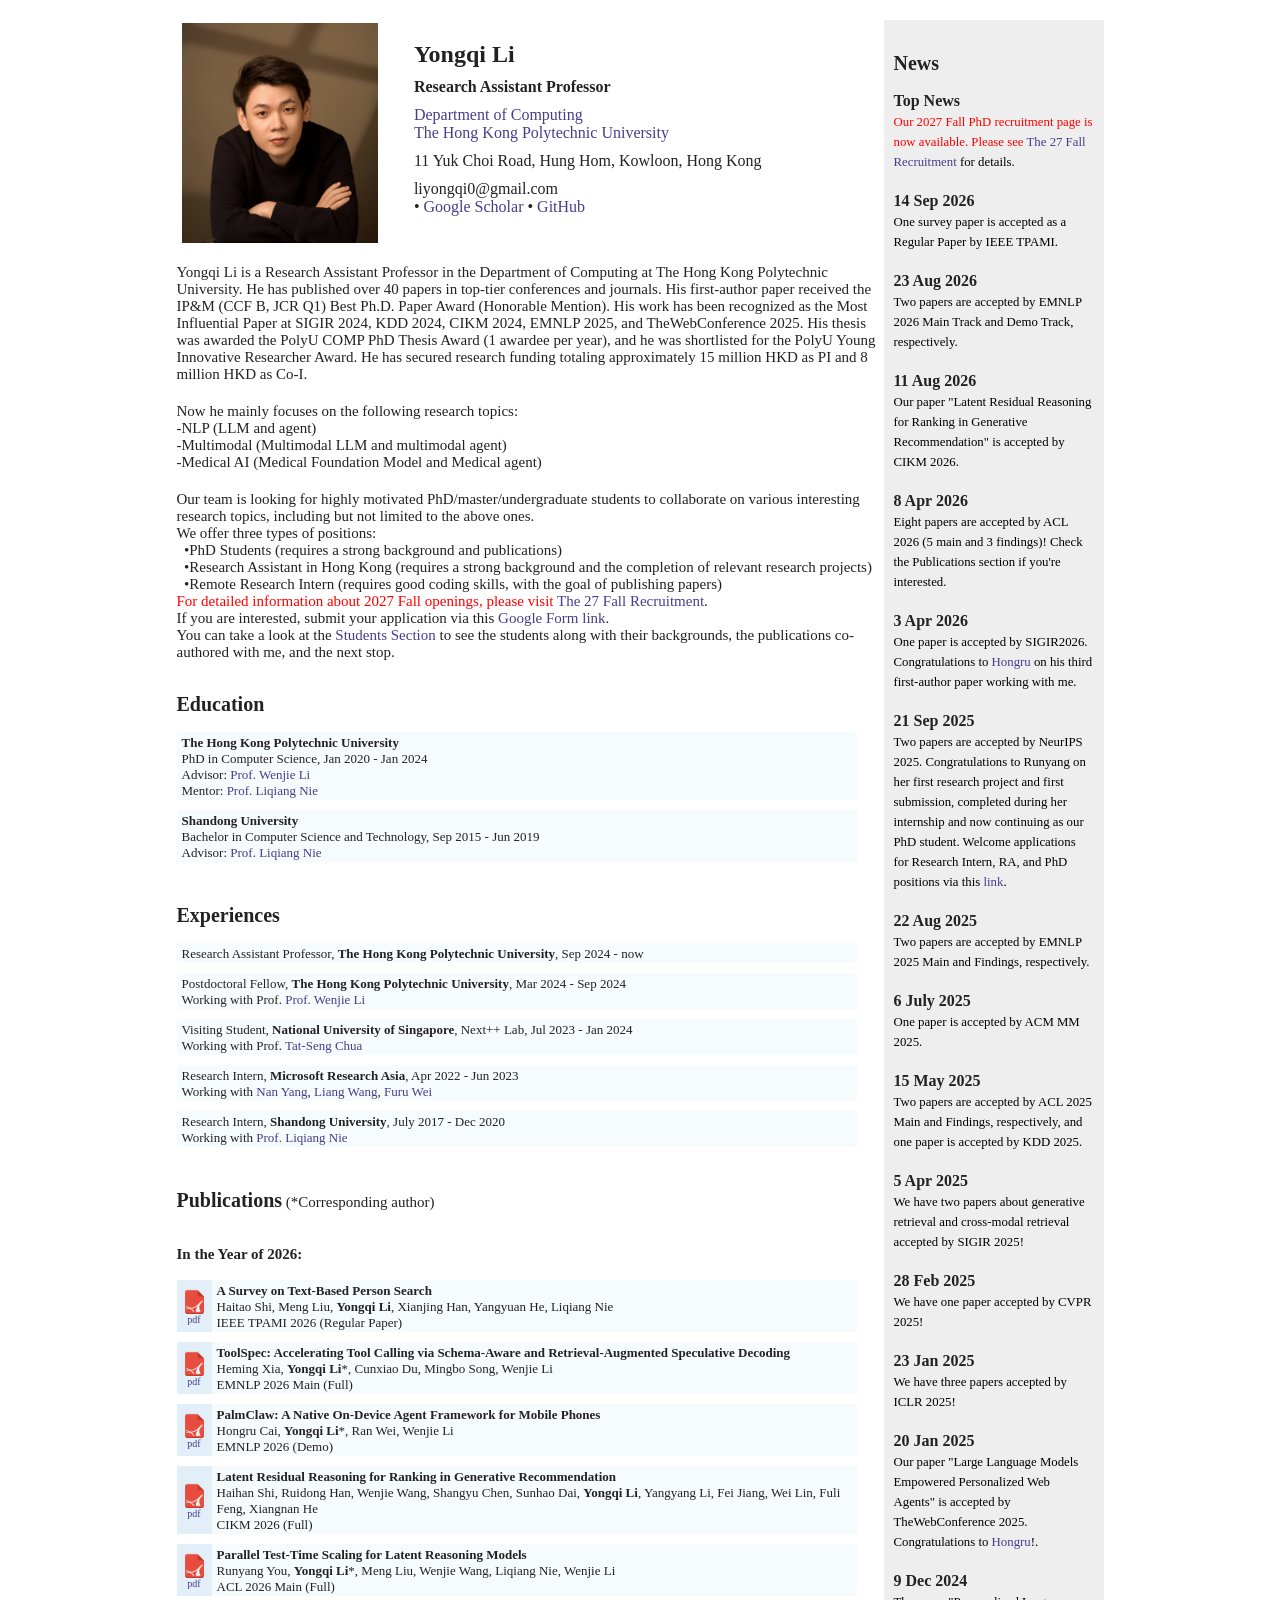
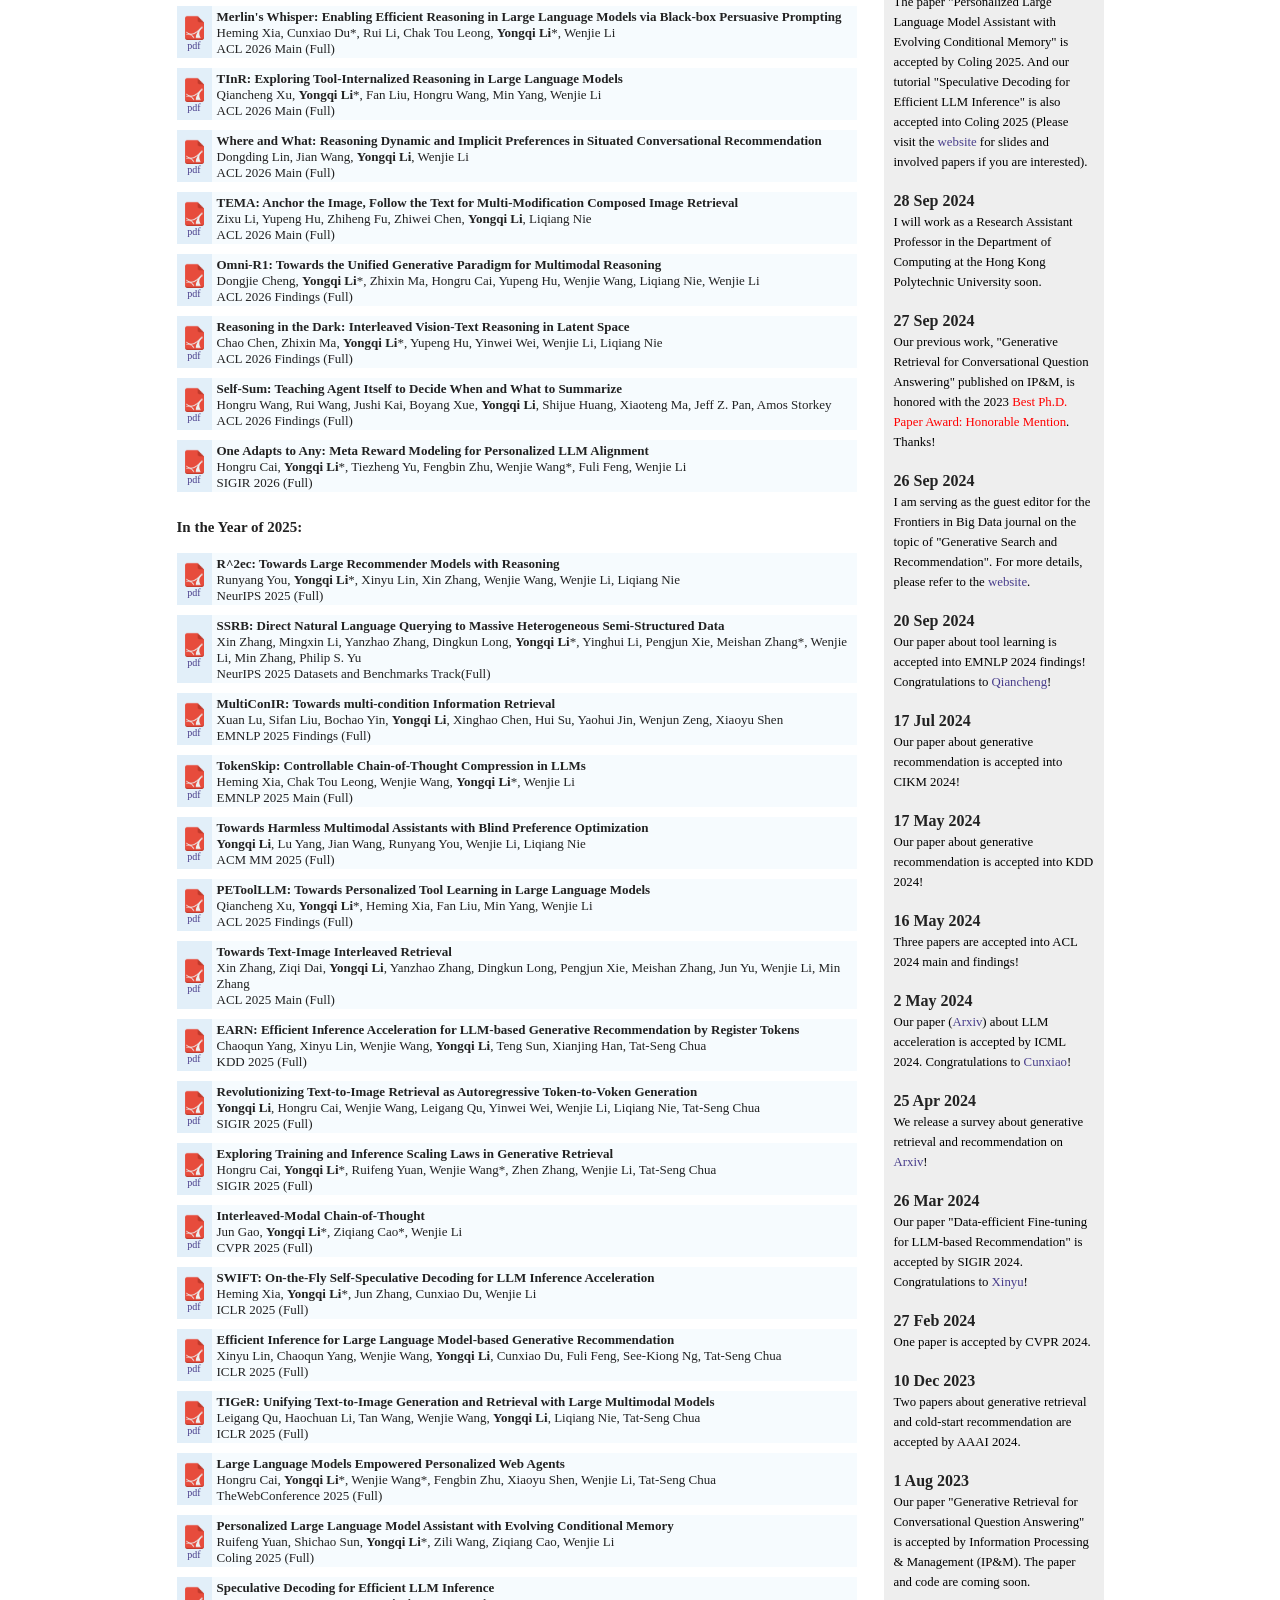
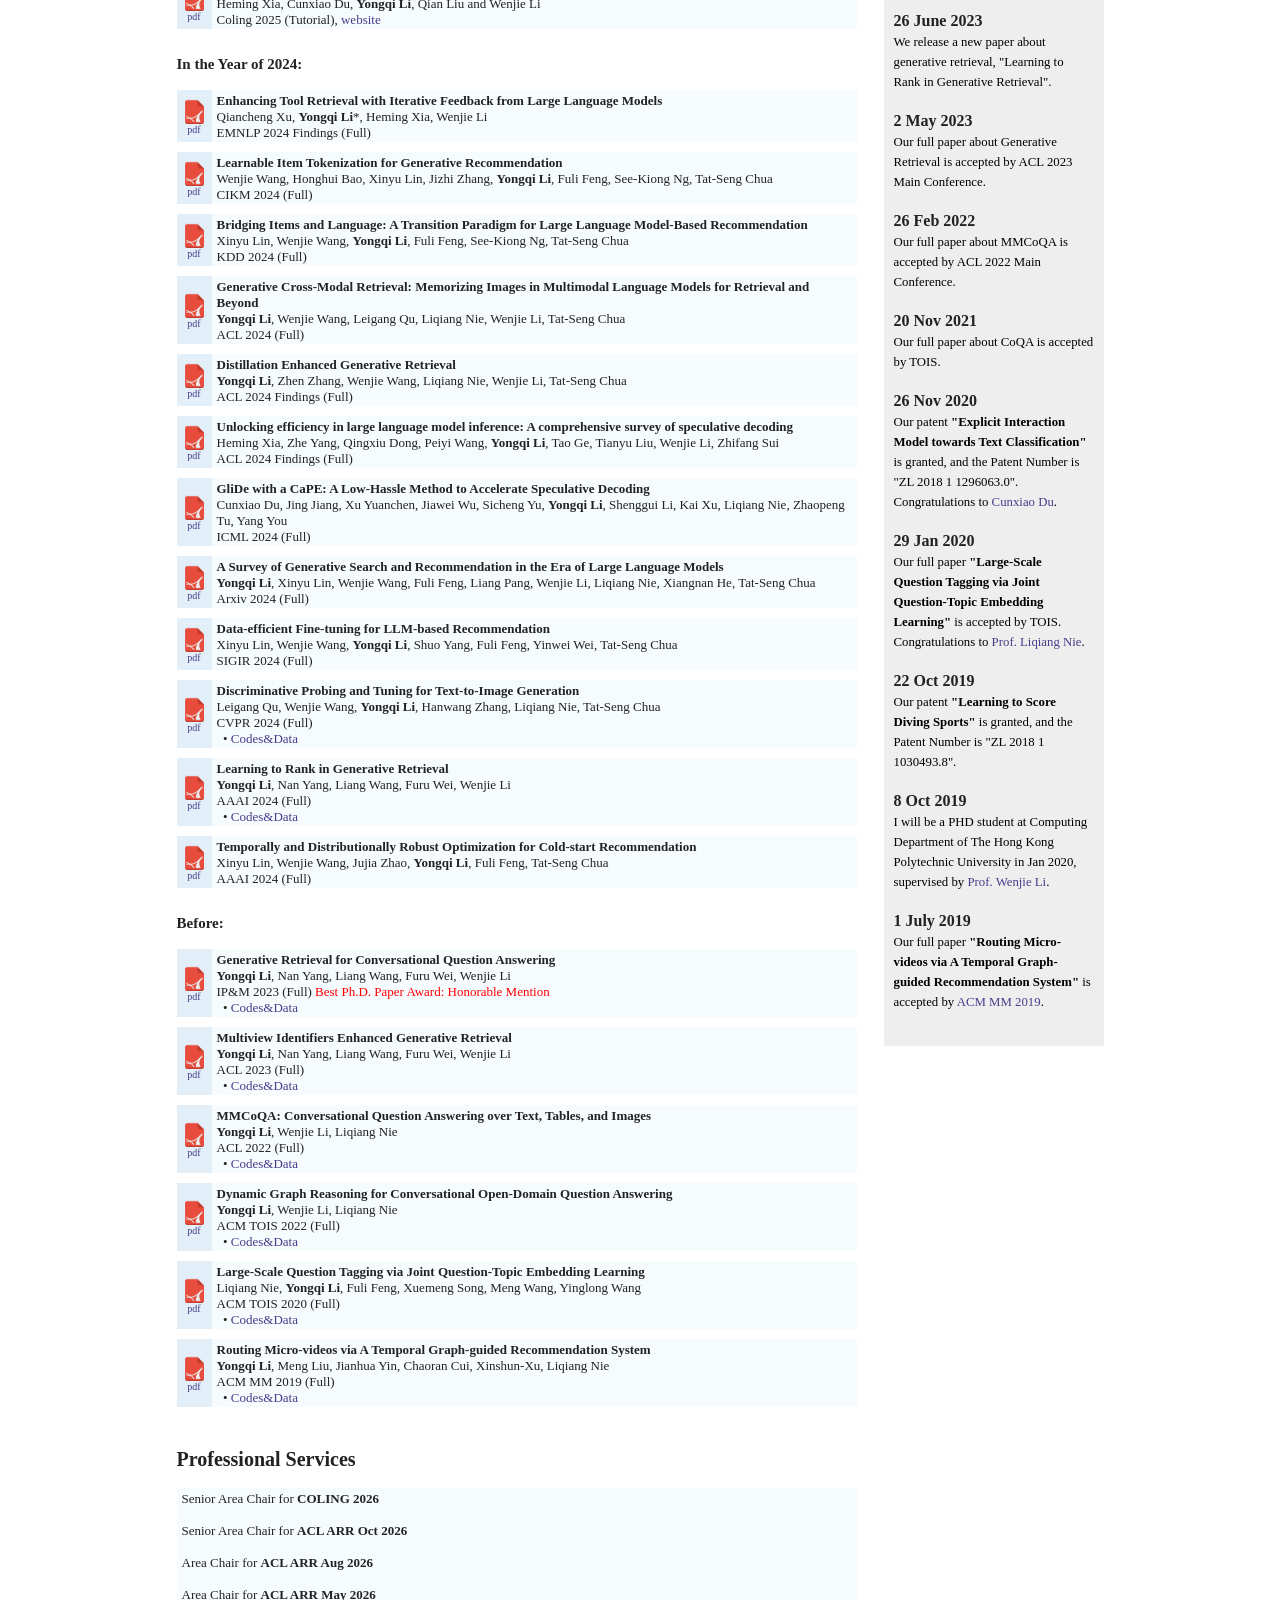
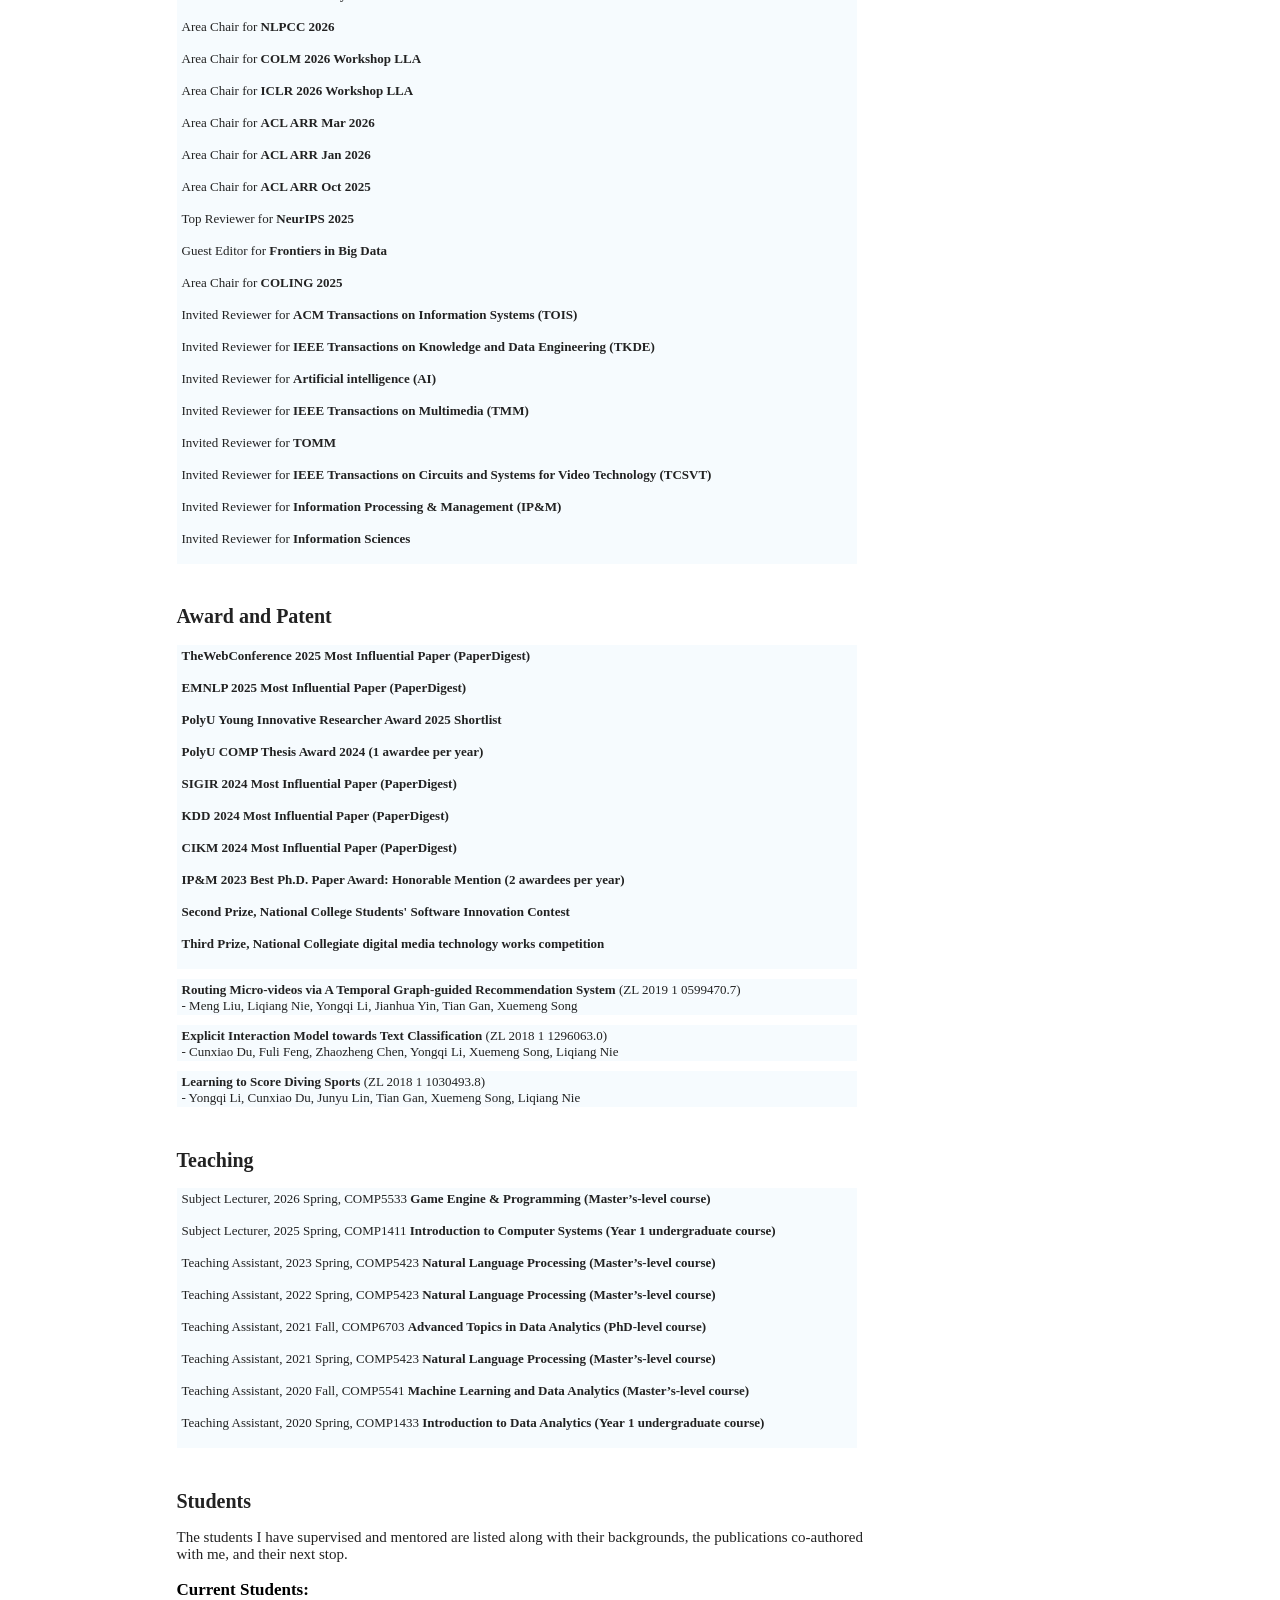
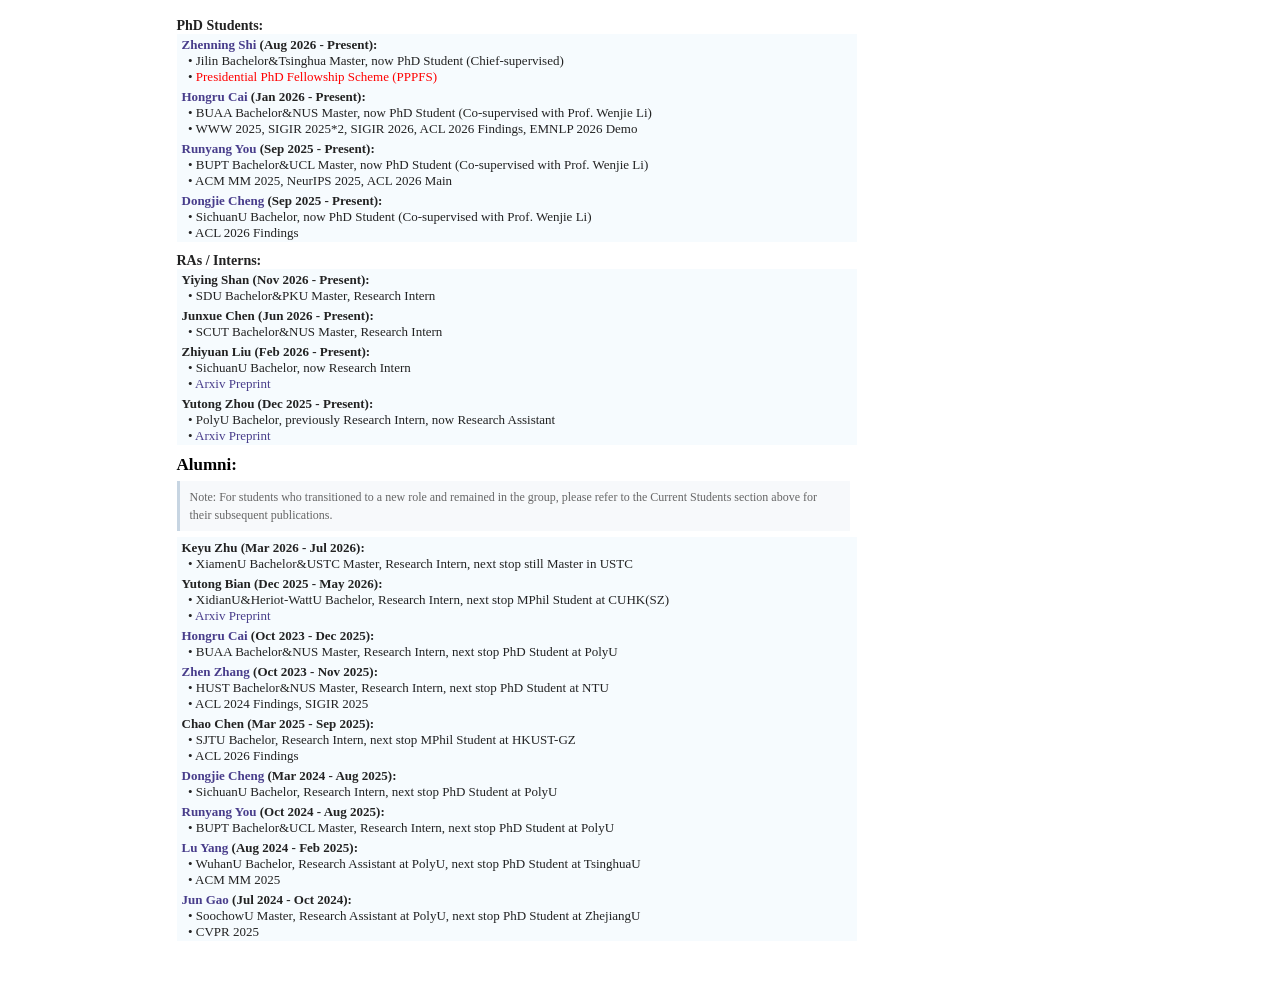
<file: index.html>
<!DOCTYPE html>
<html><head><meta http-equiv="Content-Type" content="text/html; charset=UTF-8"><meta content="IE=7.0000" http-equiv="X-UA-Compatible">
<title>Yongqi Li's Homepage</title>
<meta name="description" content="Yongqi Li.">
<meta name="keywords" content="Yongqi Li, Polyu, homepage, PHD">

<style>@-moz-keyframes nodeInserted{from{opacity:0.99;}to{opacity:1;}}@-webkit-keyframes nodeInserted{from{opacity:0.99;}to{opacity:1;}}@-o-keyframes nodeInserted{from{opacity:0.99;}to{opacity:1;}}@keyframes nodeInserted{from{opacity:0.99;}to{opacity:1;}}embed,object{animation-duration:.001s;-ms-animation-duration:.001s;-moz-animation-duration:.001s;-webkit-animation-duration:.001s;-o-animation-duration:.001s;animation-name:nodeInserted;-ms-animation-name:nodeInserted;-moz-animation-name:nodeInserted;-webkit-animation-name:nodeInserted;-o-animation-name:nodeInserted;}</style>	
	
<link rel="stylesheet" type="text/css" href="./files/liyongqi.css">
<meta name="google-site-verification" content="OU-xCmiAYHXy1Aj5mcXXaFv9VjXH0fn1X__CmSR6dUg" />

</head>


<body>
<div id="content">

<!-- ============================NEWS===========================================!-->
<div id="news">
    <h2>News</h2><br>
    <font size="3px">
		
    <b>Top News</b><br>
    <span class="easylink">
    <font color="#FF0000">Our 2027 Fall PhD recruitment page is now available. Please see</font> <a href="./recruitment/2027-fall.html" target="_blank">The 27 Fall Recruitment</a> for details.
    </span><br><br>
		
    <b>14 Sep 2026</b><br>
    <span class="easylink">
    One survey paper is accepted as a Regular Paper by IEEE TPAMI.
    </span><br><br>
		
    <b>23 Aug 2026</b><br>
    <span class="easylink">
    Two papers are accepted by EMNLP 2026 Main Track and Demo Track, respectively.
    </span><br><br>
		
    <b>11 Aug 2026</b><br>
    <span class="easylink">
    Our paper "Latent Residual Reasoning for Ranking in Generative Recommendation" is accepted by CIKM 2026.
    </span><br><br>
		

    <b>8 Apr 2026</b><br>
    <span class="easylink">
    Eight papers are accepted by ACL 2026 (5 main and 3 findings)! Check the Publications section if you're interested.
    </span><br><br>	
		
    <b>3 Apr 2026</b><br>
    <span class="easylink">
    One paper is accepted by SIGIR2026. Congratulations to <a href="https://hongrucai.github.io/" target="_blank">Hongru</a> on his third first-author paper working with me.
    </span><br><br>	
		
    <b>21 Sep 2025</b><br>
    <span class="easylink">
    Two papers are accepted by NeurIPS 2025. Congratulations to Runyang on her first research project and first submission, completed during her internship and now continuing as our PhD student. Welcome applications for Research Intern, RA, and PhD positions via this <a href="https://docs.google.com/forms/d/115_-SafJIjO_rqsUxLsIG0l2rPCyzAguagZvmbQ4vFg" target="_blank">link</a>.
    </span><br><br>	
		
    <b>22 Aug 2025</b><br>
    <span class="easylink">
    Two papers are accepted by EMNLP 2025 Main and Findings, respectively.
    </span><br><br>	
		
    <b>6 July 2025</b><br>
    <span class="easylink">
    One paper is accepted by ACM MM 2025.
    </span><br><br>	
	    
    <b>15 May 2025</b><br>
    <span class="easylink">
    Two papers are accepted by ACL 2025 Main and Findings, respectively, and one paper is accepted by KDD 2025.
    </span><br><br>	
	    	    
    <b>5 Apr 2025</b><br>
    <span class="easylink">
    We have two papers about generative retrieval and cross-modal retrieval accepted by SIGIR 2025!
    </span><br><br>	
	    
    <b>28 Feb 2025</b><br>
    <span class="easylink">
    We have one paper accepted by CVPR 2025!
    </span><br><br>	
	    
    <b>23 Jan 2025</b><br>
    <span class="easylink">
    We have three papers accepted by ICLR 2025!
    </span><br><br>	
	    
	    
    <b>20 Jan 2025</b><br>
    <span class="easylink">
    Our paper "Large Language Models Empowered Personalized Web Agents" is accepted by TheWebConference 2025. Congratulations to <a href="https://hongrucai.github.io/" target="_blank">Hongru</a>!.
    </span><br><br>	
	    
    <b>9 Dec 2024</b><br>
    <span class="easylink">
    The paper "Personalized Large Language Model Assistant with Evolving Conditional Memory" is accepted by Coling 2025. And our tutorial "Speculative Decoding for Efficient LLM Inference" is also accepted into Coling 2025 (Please visit the <a href="https://speculative-decoding.github.io/" target="_blank">website</a> for slides and involved papers if you are interested).
    </span><br><br>	
	    
    <b>28 Sep 2024</b><br>
    <span class="easylink">
    I will work as a Research Assistant Professor in the Department of Computing at the Hong Kong Polytechnic University soon.
    </span><br><br>	
	    
    <b>27 Sep 2024</b><br>
    <span class="easylink">
    Our previous work, "Generative Retrieval for Conversational Question Answering" published on IP&M, is honored with the 2023 <font color="#FF0000">Best Ph.D. Paper Award: Honorable Mention</font>. Thanks!
    </span><br><br>	
	    
    <b>26 Sep 2024</b><br>
    <span class="easylink">
    I am serving as the guest editor for the Frontiers in Big Data journal on the topic of "Generative Search and Recommendation". For more details, please refer to the <a href="https://www.frontiersin.org/research-topics/64483/generative-search-and-recommendation" target="_blank">website</a>.
    </span><br><br>	
	    

    <b>20 Sep 2024</b><br>
    <span class="easylink">
    Our paper about tool learning is accepted into EMNLP 2024 findings!  Congratulations to <a href="https://scholar.google.com/citations?user=V1bNf2wAAAAJ" target="_blank">Qiancheng</a>!
    </span><br><br>	
	    
	    
    <b>17 Jul 2024</b><br>
    <span class="easylink">
    Our paper about generative recommendation is accepted into CIKM 2024!
    </span><br><br>	


    <b>17 May 2024</b><br>
    <span class="easylink">
    Our paper about generative recommendation is accepted into KDD 2024!
    </span><br><br>	

	    
    <b>16 May 2024</b><br>
    <span class="easylink">
    Three papers are accepted into ACL 2024 main and findings!
    </span><br><br>	

	    
    <b>2 May 2024</b><br>
    <span class="easylink">
    Our paper (<a href="https://arxiv.org/abs/2402.02082" target="_blank">Arxiv</a>) about LLM acceleration is accepted by ICML 2024.  Congratulations to <a href="https://nonvolatilememory.github.io/" target="_blank">Cunxiao</a>!
    </span><br><br>	

	    
    
    <b>25 Apr 2024</b><br>
    <span class="easylink">
    We release a survey about generative retrieval and recommendation on <a href="https://arxiv.org/abs/2404.16924" target="_blank">Arxiv</a>!
    </span><br><br>


    <b>26 Mar 2024</b><br>
    <span class="easylink">
    Our paper "Data-efficient Fine-tuning for LLM-based Recommendation" is accepted by SIGIR 2024. Congratulations to <a href="https://scholar.google.com.hk/citations?user=0O_bs3UAAAAJ&hl=zh-CN" target="_blank">Xinyu</a>!
    </span><br><br>	
	    
    <b>27 Feb 2024</b><br>
    <span class="easylink">
    One paper is accepted by CVPR 2024. 
    </span><br><br>	
	    	    	  
	    
    <b>10 Dec 2023</b><br>
    <span class="easylink">
    Two papers about generative retrieval and cold-start recommendation are accepted by AAAI 2024. 
    </span><br><br>	
	    	    	    
    <b>1 Aug 2023</b><br>
    <span class="easylink">
    Our paper "Generative Retrieval for Conversational Question Answering" is accepted by Information Processing & Management (IP&M). The paper and code are coming soon.
    </span><br><br>	
	    	    
    <b>26 June 2023</b><br>
    <span class="easylink">
    We release a new paper about generative retrieval, "Learning to Rank in Generative Retrieval".
    </span><br><br>	
	    
    <b>2 May 2023</b><br>
    <span class="easylink">
    Our full paper about Generative Retrieval is accepted by ACL 2023 Main Conference.
    </span><br><br>	
	    
    <b>26 Feb 2022</b><br>
    <span class="easylink">
    Our full paper about MMCoQA is accepted by ACL 2022 Main Conference.
    </span><br><br>		    
	    
	    
    <b>20 Nov 2021</b><br>
    <span class="easylink">
    Our full paper about CoQA is accepted by TOIS.
    </span><br><br>	
	    
    <b>26 Nov 2020</b><br>
    <span class="easylink">
    Our patent <b>"Explicit Interaction Model towards Text Classification"</b> is granted, and the Patent Number is "ZL 2018 1 1296063.0". Congratulations to <a href="https://nonvolatilememory.github.io/" target="_blank">Cunxiao Du</a>.
    </span><br><br>	    

	    
    <b>29 Jan 2020</b><br>
    <span class="easylink">
    Our full paper <b>"Large-Scale Question Tagging via Joint Question-Topic Embedding Learning"</b> is accepted by TOIS. Congratulations to <a href="https://liqiangnie.github.io/" target="_blank">Prof. Liqiang Nie</a>. 
    </span><br><br>
	    
	    
    <b>22 Oct 2019</b><br>
    <span class="easylink">
    Our patent <b>"Learning to Score Diving Sports"</b> is granted, and the Patent Number is "ZL 2018 1 1030493.8". 
    </span><br><br>
	    
    <b>8 Oct 2019</b><br>
    <span class="easylink">
    I will be a PHD student at Computing Department of The Hong Kong Polytechnic University in Jan 2020, supervised by <a href="http://www4.comp.polyu.edu.hk/~cswjli/" target="_blank">Prof. Wenjie Li</a>.
    </span><br><br>
	    
    <b>1 July 2019</b><br>
    <span class="easylink">
    Our full paper <b>"Routing Micro-videos via A Temporal Graph-guided Recommendation System"</b> is accepted by <a href="https://www.acmmm.org/2019/" target="_blank">ACM MM 2019</a>.
    </span><br><br>
	    
    </font>
</div>
<!-- ============================NEWS===========================================!-->


<!-- ============================Profiles===========================================!-->
<div id="left">
<table style="background-color:white;">
<tbody><tr nosave="">
<td valign="CENTER">
<img src="./images/profile2.jpg" height="220" align="left">
</td>

<td valign="CENTER" align="left">
<font size="+0">
<b><font size="+2">Yongqi Li&nbsp;</font></b>
<p style="margin-left:0px;">
</p><p style="margin-left:0px;">
<b>Research Assistant Professor</b>
</p><p style="margin-left:0px;">
<a href="https://www.comp.polyu.edu.hk/en-us/", target="_blank">Department of Computing</a><br/>
<a href="https://www.polyu.edu.hk/web/en/home/index.html", target="_blank">The Hong Kong Polytechnic University</a><br/>
</p><p style="margin-left:0px;">
11 Yuk Choi Road, Hung Hom, Kowloon, Hong Kong<br>
</p><p style="margin-left:0px;">
liyongqi0@gmail.com</a><br>
<!--&bull; <a href="files/CV_liyongqi0.pdf">CV</a>!--> &bull; <a href="https://scholar.google.com.hk/citations?hl=zh-CN&user=JHpVycsAAAAJ">Google Scholar</a> &bull; <a href="https://github.com/ModalityDance">GitHub</a> <br>
</p></font><p><font size="+0">
</font>
</p></td>
</tr>
</tbody></table>

<div style="margin-top:20px;">
Yongqi Li is a Research Assistant Professor in the Department of Computing at The Hong Kong Polytechnic University. He has published over 40 papers in top-tier conferences and journals. 
His first-author paper received the IP&amp;M (CCF B, JCR Q1) Best Ph.D. Paper Award (Honorable Mention). His work has been recognized as the Most Influential Paper at SIGIR 2024, KDD 2024, CIKM 2024, EMNLP 2025, and TheWebConference 2025. 
His thesis was awarded the PolyU COMP PhD Thesis Award (1 awardee per year), and he was shortlisted for the PolyU Young Innovative Researcher Award. 
He has secured research funding totaling approximately 15 million HKD as PI and 8 million HKD as Co-I. <be>
</div>
<div style="margin-top:20px;">
Now he mainly focuses on the following research topics:<br>
-NLP (LLM and agent)<br>
-Multimodal (Multimodal LLM and multimodal agent)<br>
-Medical AI (Medical Foundation Model and Medical agent)<be>
</div>
<div style="margin-top:20px;">
Our team is looking for highly motivated PhD/master/undergraduate students to collaborate on various interesting research topics, including but not limited to the above ones.<br>
We offer three types of positions:<br>
&nbsp;&nbsp;&bull;PhD Students (requires a strong background and publications)<br>
&nbsp;&nbsp;&bull;Research Assistant in Hong Kong (requires a strong background and the completion of relevant research projects)<br>
&nbsp;&nbsp;&bull;Remote Research Intern (requires good coding skills, with the goal of publishing papers)<br>
<font color="#FF0000">For detailed information about 2027 Fall openings, please visit</font> <a href="./recruitment/2027-fall.html" target="_blank">The 27 Fall Recruitment</a>.<br>
If you are interested, submit your application via this <a href="https://docs.google.com/forms/d/115_-SafJIjO_rqsUxLsIG0l2rPCyzAguagZvmbQ4vFg" target="_blank">Google Form link</a>.<br>
You can take a look at the <a href="#Students">Students Section</a> to see the students along with their backgrounds, the publications co-authored with me, and the next stop.
</div>
<!-- ============================Profiles===========================================!-->




<!-- ============================Education===========================================!-->
<h2 style="CLEAR: both;">Education</h2>
<table>
  <tbody>
  <tr>
    <td><span class="title">The Hong Kong Polytechnic University </span> <br>
	PhD in Computer Science, Jan 2020 - Jan 2024 <br>
	Advisor: <a href="http://www4.comp.polyu.edu.hk/~cswjli/" target="_blank">Prof. Wenjie Li</a> <br>
	Mentor:  <a href="https://liqiangnie.github.io/" target="_blank">Prof. Liqiang Nie</a>
	    
     </td></tr></tbody></table>

<table>
  <tbody>
  <tr>
    <td><span class="title">Shandong University </span> <br>
	Bachelor in Computer Science and Technology, Sep 2015 - Jun 2019 <br>
	Advisor:  <a href="https://liqiangnie.github.io/" target="_blank">Prof. Liqiang Nie</a>
     </td></tr></tbody></table>
<!-- ============================Education===========================================!-->


<!-- ============================Experiences===========================================!-->
<h2 style="CLEAR: both">Experiences</h2>
<table>
  <tbody><tr>
    <td> Research Assistant Professor, <span class="title">The Hong Kong Polytechnic University</span>, Sep 2024 - now<br>
		</td></tr></tbody>
</table>
<table>
  <tbody><tr>
    <td> Postdoctoral Fellow, <span class="title">The Hong Kong Polytechnic University</span>, Mar 2024 - Sep 2024 <br>
	Working with Prof. <a href="http://www4.comp.polyu.edu.hk/~cswjli/" target="_blank">Prof. Wenjie Li</a>
		</td></tr></tbody>
</table>
<table>
  <tbody><tr>
    <td> Visiting Student, <span class="title">National University of Singapore</span>, Next++ Lab, Jul 2023 - Jan 2024 <br>
	 Working with Prof. <a href="https://scholar.google.com.hk/citations?user=Z9DWCBEAAAAJ&hl=zh-CN" target="_blank">Tat-Seng Chua</a>
		</td></tr></tbody>
</table>
<table>
  <tbody><tr>
    <td> Research Intern, <span class="title">Microsoft Research Asia</span>, Apr 2022 - Jun 2023 <br>
		Working with <a href="https://scholar.google.com.hk/citations?user=InAQ3o0AAAAJ&hl=zh-CN&oi=ao" target="_blank">Nan Yang</a>, <a href="https://scholar.google.com.hk/citations?hl=zh-CN&user=NfJbKJ4AAAAJ" target="_blank">Liang Wang</a>, <a href="https://scholar.google.com.hk/citations?user=G-V1VpwAAAAJ&hl=en&oi=ao" target="_blank">Furu Wei</a>
		</td></tr></tbody>
</table>
<table>
  <tbody><tr>
    <td> Research Intern, <span class="title">Shandong University</span>, July 2017 - Dec 2020 <br>
		Working with <a href="https://liqiangnie.github.io/" target="_blank">Prof. Liqiang Nie</a>
		</td></tr></tbody>
</table>
<!-- ============================Experiences===========================================!-->


<!-- ============================Papers===========================================!-->


<div id="papers">
<h2 style="CLEAR: both">Publications<a href="" target="_blank"></a></h2> (*Corresponding author)
</br>


</br> <b> In the Year of 2026: </b> </br></br>

<table>
  <tbody>
  <tr>
    <td class="left"><a href="https://doi.org/10.1109/TPAMI.2026.3734830"
      target="_blank"><img src="./images/pdf.png" width="25" height="25"><br>pdf</a></td>
    <td><span class="title">A Survey on Text-Based Person Search</span>
      <br>Haitao Shi, Meng Liu, <b>Yongqi Li</b>, Xianjing Han, Yangyuan He, Liqiang Nie
      <br>IEEE TPAMI 2026 (Regular Paper)
    </td>
  </tr>
  </tbody>
</table>

<table>
  <tbody>
  <tr>
    <td class="left"><a href="https://arxiv.org/abs/2604.13519"
      target="_blank"><img src="./images/pdf.png" width="25" height="25"><br>pdf</a></td>
    <td><span class="title">ToolSpec: Accelerating Tool Calling via Schema-Aware and Retrieval-Augmented Speculative Decoding</span>
      <br>Heming Xia, <b>Yongqi Li</b>*, Cunxiao Du, Mingbo Song, Wenjie Li
      <br>EMNLP 2026 Main (Full)
    </td>
  </tr>
  </tbody>
</table>

<table>
  <tbody>
  <tr>
    <td class="left"><a href="https://arxiv.org/abs/2607.13027"
      target="_blank"><img src="./images/pdf.png" width="25" height="25"><br>pdf</a></td>
    <td><span class="title">PalmClaw: A Native On-Device Agent Framework for Mobile Phones</span>
      <br>Hongru Cai, <b>Yongqi Li</b>*, Ran Wei, Wenjie Li
      <br>EMNLP 2026 (Demo)
    </td>
  </tr>
  </tbody>
</table>

<table>
  <tbody>
  <tr>
    <td class="left"><a href="https://arxiv.org/abs/2610.36890"
      target="_blank"><img src="./images/pdf.png" width="25" height="25"><br>pdf</a></td>
    <td><span class="title">Latent Residual Reasoning for Ranking in Generative Recommendation</span>
      <br>Haihan Shi, Ruidong Han, Wenjie Wang, Shangyu Chen, Sunhao Dai, <b>Yongqi Li</b>, Yangyang Li, Fei Jiang, Wei Lin, Fuli Feng, Xiangnan He
      <br>CIKM 2026 (Full)
    </td>
  </tr>
  </tbody>
</table>

<table>
  <tbody>
  <tr>
    <td class="left"><a href="https://arxiv.org/abs/2510.07745"
      target="_blank"><img src="./images/pdf.png" width="25" height="25"><br>pdf</a></td>
    <td><span class="title">Parallel Test-Time Scaling for Latent Reasoning Models</span> 
      <br> Runyang You, <b>Yongqi Li</b>*, Meng Liu, Wenjie Wang, Liqiang Nie, Wenjie Li
    <br>ACL 2026 Main (Full)
  </td>
  </tr>
 </tbody>
</table>

<table>
  <tbody>
  <tr>
    <td class="left"><a href="https://arxiv.org/abs/2510.10528"
      target="_blank"><img src="./images/pdf.png" width="25" height="25"><br>pdf</a></td>
    <td><span class="title">Merlin's Whisper: Enabling Efficient Reasoning in Large Language Models via Black-box Persuasive Prompting</span> 
      <br> Heming Xia, Cunxiao Du*, Rui Li, Chak Tou Leong, <b>Yongqi Li</b>*, Wenjie Li
    <br>ACL 2026 Main (Full)
  </td>
  </tr>
 </tbody>
</table>



<table>
  <tbody>
  <tr>
    <td class="left"><a href="https://arxiv.org/abs/2604.10788"
      target="_blank"><img src="./images/pdf.png" width="25" height="25"><br>pdf</a></td>
    <td><span class="title">TInR: Exploring Tool-Internalized Reasoning in Large Language Models</span> 
      <br> Qiancheng Xu, <b>Yongqi Li</b>*, Fan Liu, Hongru Wang, Min Yang, Wenjie Li
    <br>ACL 2026 Main (Full)
  </td>
  </tr>
 </tbody>
</table>


<table>
  <tbody>
  <tr>
    <td class="left"><a href="https://arxiv.org/abs/2604.20749"
      target="_blank"><img src="./images/pdf.png" width="25" height="25"><br>pdf</a></td>
    <td><span class="title">Where and What: Reasoning Dynamic and Implicit Preferences in Situated Conversational Recommendation</span> 
      <br> Dongding Lin, Jian Wang, <b>Yongqi Li</b>, Wenjie Li
    <br>ACL 2026 Main (Full)
  </td>
  </tr>
 </tbody>
</table>

<table>
  <tbody>
  <tr>
    <td class="left"><a href="https://arxiv.org/abs/2604.21806"
      target="_blank"><img src="./images/pdf.png" width="25" height="25"><br>pdf</a></td>
    <td><span class="title">TEMA: Anchor the Image, Follow the Text for Multi-Modification Composed Image Retrieval</span> 
      <br> Zixu Li, Yupeng Hu, Zhiheng Fu, Zhiwei Chen, <b>Yongqi Li</b>, Liqiang Nie
    <br>ACL 2026 Main (Full)
  </td>
  </tr>
 </tbody>
</table>
	
<table>
  <tbody>
  <tr>
    <td class="left"><a href="https://arxiv.org/abs/2601.09536"
      target="_blank"><img src="./images/pdf.png" width="25" height="25"><br>pdf</a></td>
    <td><span class="title">Omni-R1: Towards the Unified Generative Paradigm for Multimodal Reasoning</span> 
      <br> Dongjie Cheng, <b>Yongqi Li</b>*, Zhixin Ma, Hongru Cai, Yupeng Hu, Wenjie Wang, Liqiang Nie, Wenjie Li
    <br>ACL 2026 Findings (Full)
  </td>
  </tr>
 </tbody>
</table>

<table>
  <tbody>
  <tr>
    <td class="left"><a href="https://arxiv.org/abs/2510.12603"
      target="_blank"><img src="./images/pdf.png" width="25" height="25"><br>pdf</a></td>
    <td><span class="title">Reasoning in the Dark: Interleaved Vision-Text Reasoning in Latent Space</span> 
      <br> Chao Chen, Zhixin Ma, <b>Yongqi Li</b>*, Yupeng Hu, Yinwei Wei, Wenjie Li, Liqiang Nie
    <br>ACL 2026 Findings (Full)
  </td>
  </tr>
 </tbody>
</table>



<table>
  <tbody>
  <tr>
    <td class="left"><a href="https://aclanthology.org/2026.findings-acl.447/"
      target="_blank"><img src="./images/pdf.png" width="25" height="25"><br>pdf</a></td>
    <td><span class="title">Self-Sum: Teaching Agent Itself to Decide When and What to Summarize</span> 
      <br> Hongru Wang, Rui Wang, Jushi Kai, Boyang Xue, <b>Yongqi Li</b>, Shijue Huang, Xiaoteng Ma, Jeff Z. Pan, Amos Storkey
    <br>ACL 2026 Findings (Full)
  </td>
  </tr>
 </tbody>
</table>
	
<table>
  <tbody>
  <tr>
    <td class="left"><a href="https://arxiv.org/abs/2601.18731"
      target="_blank"><img src="./images/pdf.png" width="25" height="25"><br>pdf</a></td>
    <td><span class="title">One Adapts to Any: Meta Reward Modeling for Personalized LLM Alignment</span> 
      <br> Hongru Cai, <b>Yongqi Li</b>*, Tiezheng Yu, Fengbin Zhu, Wenjie Wang*, Fuli Feng, Wenjie Li
    <br>SIGIR 2026 (Full)
  </td>
  </tr>
 </tbody>
</table>

	
</br> <b> In the Year of 2025: </b> </br></br>


<table>
  <tbody>
  <tr>
    <td class="left"><a href="https://arxiv.org/abs/2505.16994" 
			target="_blank"><img src="./images/pdf.png" width="25" height="25"><br>pdf</a></td>
    <td><span class="title">R^2ec: Towards Large Recommender Models with Reasoning</span> 
      <br> Runyang You, <b>Yongqi Li</b>*, Xinyu Lin, Xin Zhang, Wenjie Wang, Wenjie Li, Liqiang Nie
    <br>NeurIPS 2025 (Full)
  </td>
  </tr>
 </tbody>
</table>
	
<table>
  <tbody>
  <tr>
    <td class="left"><a href="https://papers.neurips.cc/paper_files/paper/2025/hash/631bbd89466337712564872840a401be-Abstract-Datasets_and_Benchmarks_Track.html"
			target="_blank"><img src="./images/pdf.png" width="25" height="25"><br>pdf</a></td>
    <td><span class="title">SSRB: Direct Natural Language Querying to Massive Heterogeneous Semi-Structured Data</span> 
      <br> Xin Zhang, Mingxin Li, Yanzhao Zhang, Dingkun Long, <b>Yongqi Li</b>*, Yinghui Li, Pengjun Xie, Meishan Zhang*, Wenjie Li, Min Zhang, Philip S. Yu
    <br>NeurIPS 2025 Datasets and Benchmarks Track(Full)
  </td>
  </tr>
 </tbody>
</table>

<table>
  <tbody>
  <tr>
    <td class="left"><a href="https://arxiv.org/abs/2503.08046" 
			target="_blank"><img src="./images/pdf.png" width="25" height="25"><br>pdf</a></td>
    <td><span class="title">MultiConIR: Towards multi-condition Information Retrieval</span> 
      <br> Xuan Lu, Sifan Liu, Bochao Yin, <b>Yongqi Li</b>, Xinghao Chen, Hui Su, Yaohui Jin, Wenjun Zeng, Xiaoyu Shen
    <br>EMNLP 2025 Findings (Full)
  </td>
  </tr>
 </tbody>
</table>

	
<table>
  <tbody>
  <tr>
    <td class="left"><a href="https://arxiv.org/abs/2502.12067" 
			target="_blank"><img src="./images/pdf.png" width="25" height="25"><br>pdf</a></td>
    <td><span class="title">TokenSkip: Controllable Chain-of-Thought Compression in LLMs</span> 
      <br> Heming Xia, Chak Tou Leong, Wenjie Wang, <b>Yongqi Li</b>*, Wenjie Li
    <br>EMNLP 2025 Main (Full)
  </td>
  </tr>
 </tbody>
</table>


	
<table>
  <tbody>
  <tr>
    <td class="left"><a href="https://arxiv.org/abs/2503.14189"
			target="_blank"><img src="./images/pdf.png" width="25" height="25"><br>pdf</a></td>
    <td><span class="title">Towards Harmless Multimodal Assistants with Blind Preference Optimization</span> 
      <br> <b>Yongqi Li</b>, Lu Yang, Jian Wang, Runyang You, Wenjie Li, Liqiang Nie
    <br>ACM MM 2025 (Full)
  </td>
  </tr>
 </tbody>
</table>

<table>
  <tbody>
  <tr>
    <td class="left"><a href="https://arxiv.org/abs/2502.18980" 
			target="_blank"><img src="./images/pdf.png" width="25" height="25"><br>pdf</a></td>
    <td><span class="title">PEToolLLM: Towards Personalized Tool Learning in Large Language Models</span> 
      <br>Qiancheng Xu, <b>Yongqi Li</b>*, Heming Xia, Fan Liu, Min Yang, Wenjie Li
    <br>ACL 2025 Findings (Full)
  </td>
  </tr>
 </tbody>
</table>

	
<table>
  <tbody>
  <tr>
    <td class="left"><a href="https://arxiv.org/abs/2502.12799" 
			target="_blank"><img src="./images/pdf.png" width="25" height="25"><br>pdf</a></td>
    <td><span class="title">Towards Text-Image Interleaved Retrieval</span> 
      <br>Xin Zhang, Ziqi Dai, <b>Yongqi Li</b>, Yanzhao Zhang, Dingkun Long, Pengjun Xie, Meishan Zhang, Jun Yu, Wenjie Li, Min Zhang
    <br>ACL 2025 Main (Full)
  </td>
  </tr>
 </tbody>
</table>
	
	
<table>
  <tbody>
  <tr>
    <td class="left"><a href="https://arxiv.org/abs/2507.00715"
			target="_blank"><img src="./images/pdf.png" width="25" height="25"><br>pdf</a></td>
    <td><span class="title">EARN: Efficient Inference Acceleration for LLM-based Generative Recommendation by Register Tokens</span> 
      <br>Chaoqun Yang, Xinyu Lin, Wenjie Wang, <b>Yongqi Li</b>, Teng Sun, Xianjing Han, Tat-Seng Chua
    <br>KDD 2025 (Full)
  </td>
  </tr>
 </tbody>
</table>
	
<table>
  <tbody>
  <tr>
    <td class="left"><a href="https://arxiv.org/abs/2407.17274" 
			target="_blank"><img src="./images/pdf.png" width="25" height="25"><br>pdf</a></td>
    <td><span class="title">Revolutionizing Text-to-Image Retrieval as Autoregressive Token-to-Voken Generation</span> 
      <br><b>Yongqi Li</b>, Hongru Cai, Wenjie Wang, Leigang Qu, Yinwei Wei, Wenjie Li, Liqiang Nie, Tat-Seng Chua
    <br>SIGIR 2025 (Full)
  </td>
  </tr>
 </tbody>
</table>
	
<table>
  <tbody>
  <tr>
    <td class="left"><a href="https://arxiv.org/abs/2503.18941" 
			target="_blank"><img src="./images/pdf.png" width="25" height="25"><br>pdf</a></td>
    <td><span class="title">Exploring Training and Inference Scaling Laws in Generative Retrieval</span> 
      <br>Hongru Cai, <b>Yongqi Li</b>*, Ruifeng Yuan, Wenjie Wang*, Zhen Zhang, Wenjie Li, Tat-Seng Chua
    <br>SIGIR 2025 (Full)
  </td>
  </tr>
 </tbody>
</table>	
	
<table>
  <tbody>
  <tr>
    <td class="left"><a href="https://arxiv.org/abs/2411.19488"
			target="_blank"><img src="./images/pdf.png" width="25" height="25"><br>pdf</a></td>
    <td><span class="title">Interleaved-Modal Chain-of-Thought</span> 
      <br>Jun Gao, <b>Yongqi Li</b>*, Ziqiang Cao*, Wenjie Li
    <br>CVPR 2025 (Full)
  </td>
  </tr>
 </tbody>
</table>	
	
	
	
<table>
  <tbody>
  <tr>
    <td class="left"><a href="https://arxiv.org/abs/2410.06916" 
			target="_blank"><img src="./images/pdf.png" width="25" height="25"><br>pdf</a></td>
    <td><span class="title">SWIFT: On-the-Fly Self-Speculative Decoding for LLM Inference Acceleration</span> 
      <br>Heming Xia, <b>Yongqi Li</b>*, Jun Zhang, Cunxiao Du, Wenjie Li
    <br>ICLR 2025 (Full)
  </td>
  </tr>
 </tbody>
</table>	
	
<table>
  <tbody>
  <tr>
    <td class="left"><a href="https://arxiv.org/abs/2410.05165" 
			target="_blank"><img src="./images/pdf.png" width="25" height="25"><br>pdf</a></td>
    <td><span class="title">Efficient Inference for Large Language Model-based Generative Recommendation </span> 
      <br>Xinyu Lin, Chaoqun Yang, Wenjie Wang, <b>Yongqi Li</b>, Cunxiao Du, Fuli Feng, See-Kiong Ng, Tat-Seng Chua
    <br>ICLR 2025 (Full)
  </td>
  </tr>
 </tbody>
</table>	

<table>
  <tbody>
  <tr>
    <td class="left"><a href="https://arxiv.org/abs/2406.05814" 
			target="_blank"><img src="./images/pdf.png" width="25" height="25"><br>pdf</a></td>
    <td><span class="title">TIGeR: Unifying Text-to-Image Generation and Retrieval with Large Multimodal Models </span> 
      <br>Leigang Qu, Haochuan Li, Tan Wang, Wenjie Wang, <b>Yongqi Li</b>, Liqiang Nie, Tat-Seng Chua
    <br>ICLR 2025 (Full)
  </td>
  </tr>
 </tbody>
</table>
	
<table>
  <tbody>
  <tr>
    <td class="left"><a href="https://arxiv.org/abs/2410.17236" 
			target="_blank"><img src="./images/pdf.png" width="25" height="25"><br>pdf</a></td>
    <td><span class="title">Large Language Models Empowered Personalized Web Agents </span> 
      <br>Hongru Cai, <b>Yongqi Li</b>*, Wenjie Wang*, Fengbin Zhu, Xiaoyu Shen, Wenjie Li, Tat-Seng Chua
    <br>TheWebConference 2025 (Full)
  </td>
  </tr>
 </tbody>
</table>
	
<table>
  <tbody>
  <tr>
    <td class="left"><a href="https://arxiv.org/abs/2312.17257"
			target="_blank"><img src="./images/pdf.png" width="25" height="25"><br>pdf</a></td>
    <td><span class="title">Personalized Large Language Model Assistant with Evolving Conditional Memory </span> 
      <br>Ruifeng Yuan, Shichao Sun, <b>Yongqi Li</b>*, Zili Wang, Ziqiang Cao, Wenjie Li
    <br>Coling 2025 (Full)
  </td>
  </tr>
 </tbody>
</table>
	
<table>
  <tbody>
  <tr>
    <td class="left"><a href="https://arxiv.org/abs/2503.00491"
			target="_blank"><img src="./images/pdf.png" width="25" height="25"><br>pdf</a></td>
    <td><span class="title">Speculative Decoding for Efficient LLM Inference </span> 
      <br>Heming Xia, Cunxiao Du, <b>Yongqi Li</b>, Qian Liu and Wenjie Li
    <br>Coling 2025 (Tutorial), <a href="https://speculative-decoding.github.io/" target="_blank">website</a>
  </td>
  </tr>
 </tbody>
</table>
</br> <b> In the Year of 2024: </b> </br></br>
<table>
  <tbody>
  <tr>
    <td class="left"><a href="https://arxiv.org/abs/2406.17465" 
			target="_blank"><img src="./images/pdf.png" width="25" height="25"><br>pdf</a></td>
    <td><span class="title">Enhancing Tool Retrieval with Iterative Feedback from Large Language Models </span> 
      <br>Qiancheng Xu, <b>Yongqi Li</b>*, Heming Xia, Wenjie Li
    <br>EMNLP 2024 Findings (Full)
  </td>
  </tr>
 </tbody>
</table>
	
<table>
  <tbody>
  <tr>
    <td class="left"><a href="https://arxiv.org/abs/2405.07314" 
			target="_blank"><img src="./images/pdf.png" width="25" height="25"><br>pdf</a></td>
    <td><span class="title">Learnable Item Tokenization for Generative Recommendation </span> 
      <br>Wenjie Wang, Honghui Bao, Xinyu Lin, Jizhi Zhang, <b>Yongqi Li</b>, Fuli Feng, See-Kiong Ng, Tat-Seng Chua
    <br>CIKM 2024 (Full)
  </td>
  </tr>
 </tbody>
</table>
	
<table>
  <tbody>
  <tr>
    <td class="left"><a href="https://arxiv.org/abs/2310.06491" 
			target="_blank"><img src="./images/pdf.png" width="25" height="25"><br>pdf</a></td>
    <td><span class="title">Bridging Items and Language: A Transition Paradigm for Large Language Model-Based Recommendation </span> 
      <br>Xinyu Lin, Wenjie Wang, <b>Yongqi Li</b>, Fuli Feng, See-Kiong Ng, Tat-Seng Chua
    <br>KDD 2024 (Full)
  </td>
  </tr>
 </tbody>
</table>
	
<table>
  <tbody>
  <tr>
    <td class="left"><a href="https://arxiv.org/abs/2402.10805" 
			target="_blank"><img src="./images/pdf.png" width="25" height="25"><br>pdf</a></td>
    <td><span class="title">Generative Cross-Modal Retrieval: Memorizing Images in Multimodal Language Models for Retrieval and Beyond</span> 
      <br><b>Yongqi Li</b>, Wenjie Wang, Leigang Qu, Liqiang Nie, Wenjie Li, Tat-Seng Chua
    <br>ACL 2024 (Full)
  </td>
  </tr>
 </tbody>
</table>	


<table>
  <tbody>
  <tr>
    <td class="left"><a href="https://arxiv.org/abs/2402.10769" 
			target="_blank"><img src="./images/pdf.png" width="25" height="25"><br>pdf</a></td>
    <td><span class="title">Distillation Enhanced Generative Retrieval</span> 
      <br><b>Yongqi Li</b>, Zhen Zhang, Wenjie Wang, Liqiang Nie, Wenjie Li, Tat-Seng Chua
    <br>ACL 2024 Findings (Full)
  </td>
  </tr>
 </tbody>
</table>


<table>
  <tbody>
  <tr>
    <td class="left"><a href="https://arxiv.org/abs/2401.07851" 
			target="_blank"><img src="./images/pdf.png" width="25" height="25"><br>pdf</a></td>
    <td><span class="title">Unlocking efficiency in large language model inference: A comprehensive survey of speculative decoding</span> 
      <br>Heming Xia, Zhe Yang, Qingxiu Dong, Peiyi Wang, <b>Yongqi Li</b>, Tao Ge, Tianyu Liu, Wenjie Li, Zhifang Sui
    <br>ACL 2024 Findings (Full)
  </td>
  </tr>
 </tbody>
</table>
	
	
<table>
  <tbody>
  <tr>
    <td class="left"><a href="https://arxiv.org/abs/2402.02082" 
			target="_blank"><img src="./images/pdf.png" width="25" height="25"><br>pdf</a></td>
    <td><span class="title">GliDe with a CaPE: A Low-Hassle Method to Accelerate Speculative Decoding</span> 
      <br>Cunxiao Du, Jing Jiang, Xu Yuanchen, Jiawei Wu, Sicheng Yu, <b>Yongqi Li</b>, Shenggui Li, Kai Xu, Liqiang Nie, Zhaopeng Tu, Yang You
    <br>ICML 2024 (Full)
  </td>
  </tr>
 </tbody>
</table>

<table>
  <tbody>
  <tr>
    <td class="left"><a href="https://arxiv.org/abs/2404.16924" 
			target="_blank"><img src="./images/pdf.png" width="25" height="25"><br>pdf</a></td>
    <td><span class="title">A Survey of Generative Search and Recommendation in the Era of Large Language Models</span> 
      <br><b>Yongqi Li</b>,  Xinyu Lin, Wenjie Wang, Fuli Feng, Liang Pang, Wenjie Li, Liqiang Nie, Xiangnan He, Tat-Seng Chua
    <br>Arxiv 2024 (Full)
  </td>
  </tr>
 </tbody>
</table>
	
<table>
  <tbody>
  <tr>
    <td class="left"><a href="https://arxiv.org/abs/2401.17197" 
			target="_blank"><img src="./images/pdf.png" width="25" height="25"><br>pdf</a></td>
    <td><span class="title">Data-efficient Fine-tuning for LLM-based Recommendation</span> 
      <br>Xinyu Lin, Wenjie Wang, <b>Yongqi Li</b>, Shuo Yang, Fuli Feng, Yinwei Wei, Tat-Seng Chua
    <br>SIGIR 2024 (Full)
  </td>
  </tr>
 </tbody>
</table>
	
<table>
  <tbody>
  <tr>
    <td class="left"><a href="https://arxiv.org/abs/2403.04321"
			target="_blank"><img src="./images/pdf.png" width="25" height="25"><br>pdf</a></td>
    <td><span class="title">Discriminative Probing and Tuning for Text-to-Image Generation</span> 
      <br><be> Leigang Qu, Wenjie Wang, <b>Yongqi Li</b>, Hanwang Zhang, Liqiang Nie, Tat-Seng Chua
    <br>CVPR 2024 (Full)
    <br>&nbsp;&nbsp;&bull; <a href="https://dpt-t2i.github.io/" target="_blank">Codes&Data</a> &nbsp;&nbsp;
  </td>
  </tr>
 </tbody>
</table>
	
<table>
  <tbody>
  <tr>
    <td class="left"><a href="https://arxiv.org/abs/2306.15222" 
			target="_blank"><img src="./images/pdf.png" width="25" height="25"><br>pdf</a></td>
    <td><span class="title">Learning to Rank in Generative Retrieval</span> 
      <br><b>Yongqi Li</b>, Nan Yang, Liang Wang, Furu Wei, Wenjie Li
    <br>AAAI 2024 (Full)
    <br>&nbsp;&nbsp;&bull; <a href="https://github.com/liyongqi67/LTRGR" target="_blank">Codes&Data</a> &nbsp;&nbsp;
  </td>
  </tr>
 </tbody>
</table>

<table>
  <tbody>
  <tr>
    <td class="left"><a href="https://arxiv.org/abs/2312.09901"
			target="_blank"><img src="./images/pdf.png" width="25" height="25"><br>pdf</a></td>
    <td><span class="title">Temporally and Distributionally Robust Optimization for Cold-start Recommendation</span> 
      <br>Xinyu Lin, Wenjie Wang, Jujia Zhao, <b>Yongqi Li</b>, Fuli Feng, Tat-Seng Chua
    <br>AAAI 2024 (Full)
  </td>
  </tr>
 </tbody>
</table>


</br> <b> Before: </b> </br></br>	
<table>
  <tbody>
  <tr>
    <td class="left"><a href="https://www.microsoft.com/en-us/research/publication/generative-retrieval-for-conversational-question-answering/"
			target="_blank"><img src="./images/pdf.png" width="25" height="25"><br>pdf</a></td>
    <td><span class="title">Generative Retrieval for Conversational Question Answering </span> 
      <br><b>Yongqi Li</b>, Nan Yang, Liang Wang, Furu Wei, Wenjie Li
    <br>IP&M 2023 (Full) <font color="#FF0000">Best Ph.D. Paper Award: Honorable Mention</font>
   <br>&nbsp;&nbsp;&bull; <a href="https://github.com/liyongqi67/GCoQA" target="_blank">Codes&Data</a> &nbsp;&nbsp;
  </td>
  </tr>
 </tbody>
</table>
	
<table>
  <tbody>
  <tr>
    <td class="left"><a href="https://arxiv.org/abs/2305.16675" 
			target="_blank"><img src="./images/pdf.png" width="25" height="25"><br>pdf</a></td>
    <td><span class="title">Multiview Identifiers Enhanced Generative Retrieval</span> 
      <br><b>Yongqi Li</b>, Nan Yang, Liang Wang, Furu Wei, Wenjie Li
    <br>ACL 2023 (Full)
   <br>&nbsp;&nbsp;&bull; <a href="https://github.com/liyongqi67/MINDER" target="_blank">Codes&Data</a> &nbsp;&nbsp;
  </td>
  </tr>
 </tbody>
</table>


<table>
  <tbody>
  <tr>
    <td class="left"><a href="https://aclanthology.org/2022.acl-long.290/"
			target="_blank"><img src="./images/pdf.png" width="25" height="25"><br>pdf</a></td>
    <td><span class="title">MMCoQA: Conversational Question Answering over Text, Tables, and Images</span> 
      <br><b>Yongqi Li</b>, Wenjie Li, Liqiang Nie
    <br>ACL 2022 (Full)
   <br>&nbsp;&nbsp;&bull; <a href="https://github.com/liyongqi67/MMCoQA" target="_blank">Codes&Data</a> &nbsp;&nbsp;
  </td>
  </tr>
 </tbody>
</table>

<table>
  <tbody>
  <tr>
    <td class="left"><a href="https://dl.acm.org/doi/10.1145/3498557"
			target="_blank"><img src="./images/pdf.png" width="25" height="25"><br>pdf</a></td>
    <td><span class="title">Dynamic Graph Reasoning for Conversational Open-Domain Question Answering</span> 
      <br><b>Yongqi Li</b>, Wenjie Li, Liqiang Nie
    <br>ACM TOIS 2022 (Full)
   <br>&nbsp;&nbsp;&bull; <a href="https://github.com/liyongqi67/DGRCoQA" target="_blank">Codes&Data</a> &nbsp;&nbsp;
  </td>
  </tr>
 </tbody>
</table>




<table>
  <tbody>
  <tr>
    <td class="left"><a href="https://dl.acm.org/doi/10.1145/3380954"
			target="_blank"><img src="./images/pdf.png" width="25" height="25"><br>pdf</a></td>
    <td><span class="title">Large-Scale Question Tagging via Joint Question-Topic Embedding Learning</span> 
      <br>Liqiang Nie, <b>Yongqi Li</b>, Fuli Feng, Xuemeng Song, Meng Wang, Yinglong Wang
    <br>ACM TOIS 2020 (Full)
   <br>&nbsp;&nbsp;&bull; <a href="https://github.com/liyongqi67/PROFIT" target="_blank">Codes&Data</a> &nbsp;&nbsp;
  </td>
  </tr>
 </tbody>
</table>

<table>
  <tbody>
  <tr>
    <td class="left"><a href="https://dl.acm.org/doi/10.1145/3343031.3350950"
			target="_blank"><img src="./images/pdf.png" width="25" height="25"><br>pdf</a></td>
    <td><span class="title">Routing Micro-videos via A Temporal Graph-guided Recommendation System</span> 
      <br><b>Yongqi Li</b>, Meng Liu, Jianhua Yin, Chaoran Cui, Xinshun-Xu, Liqiang Nie
    <br>ACM MM 2019 (Full)
   <br>&nbsp;&nbsp;&bull; <a href="https://github.com/liyongqi67/ALPINE" target="_blank">Codes&Data</a> &nbsp;&nbsp;
  </td>
  </tr>
 </tbody>
</table>
<!-- ============================Papers===========================================!-->

	
<!-- ============================Professional Services===========================================!-->
<h2 style="CLEAR: both;">Professional Services</h2>
<table><tbody><tr><td>
  Senior Area Chair for <span class="title">COLING 2026</span><br><br>
  Senior Area Chair for <span class="title">ACL ARR Oct 2026</span><br><br>
  Area Chair for <span class="title">ACL ARR Aug 2026</span><br><br>
  Area Chair for <span class="title">ACL ARR May 2026</span><br><br>
  Area Chair for <span class="title">NLPCC 2026</span><br><br>
  Area Chair for <span class="title">COLM 2026 Workshop LLA</span><br><br>
  Area Chair for <span class="title">ICLR 2026 Workshop LLA</span><br><br>
  Area Chair for <span class="title">ACL ARR Mar 2026</span><br><br>
  Area Chair for <span class="title">ACL ARR Jan 2026</span><br><br>
  Area Chair for <span class="title">ACL ARR Oct 2025</span><br><br>
  Top Reviewer for <span class="title">NeurIPS 2025</span><br><br>
  Guest Editor for <span class="title">Frontiers in Big Data</span><br><br>
  Area Chair for <span class="title">COLING 2025</span><br><br>
  Invited Reviewer for <span class="title">ACM Transactions on Information Systems (TOIS)</span><br><br>
  Invited Reviewer for <span class="title">IEEE Transactions on Knowledge and Data Engineering (TKDE)</span><br><br>
  Invited Reviewer for <span class="title">Artificial intelligence (AI)</span><br><br>
  Invited Reviewer for <span class="title">IEEE Transactions on Multimedia (TMM)</span><br><br>
  Invited Reviewer for <span class="title">TOMM</span><br><br>
  Invited Reviewer for <span class="title">IEEE Transactions on Circuits and Systems for Video Technology (TCSVT)</span><br><br>
  Invited Reviewer for <span class="title">Information Processing & Management (IP&M)</span><br><br>
  Invited Reviewer for <span class="title">Information Sciences</span><br><br>
</td></tr></tbody></table>
<!-- ============================Professional Services===========================================!-->

	
<!-- ============================Award and Patent===========================================!-->
<h2 style="CLEAR: both;">Award and Patent</h2>
   <table><tbody><tr><td>
	<span class="title">TheWebConference 2025 Most Influential Paper (PaperDigest)</span><br><br>
	<span class="title">EMNLP 2025 Most Influential Paper (PaperDigest)</span><br><br>
   <span class="title">PolyU Young Innovative Researcher Award 2025 Shortlist</span><br><br>
   <span class="title">PolyU COMP Thesis Award 2024 (1 awardee per year)</span><br><br>
	<span class="title">SIGIR 2024 Most Influential Paper (PaperDigest)</span><br><br>
	<span class="title">KDD 2024 Most Influential Paper (PaperDigest)</span><br><br>
	<span class="title">CIKM 2024 Most Influential Paper (PaperDigest)</span><br><br>
   <span class="title">IP&M 2023 Best Ph.D. Paper Award: Honorable Mention (2 awardees per year)</span><br><br>
   <span class="title">Second Prize, National College Students' Software Innovation Contest</span><br><br>
  <span class="title">Third Prize, National Collegiate digital media technology works competition</span><br><br>
</td></tr></tbody></table>
<table><tbody><tr><td>
  <span class="title">Routing Micro-videos via A Temporal Graph-guided Recommendation System</span> (ZL 2019 1 0599470.7) &nbsp;&nbsp;
  <br> - Meng Liu, Liqiang Nie, Yongqi Li, Jianhua Yin, Tian Gan, Xuemeng Song
</td></tr></tbody></table>

<table><tbody><tr><td>
  <span class="title">Explicit Interaction Model towards Text Classification </span> (ZL 2018 1 1296063.0) &nbsp;&nbsp;
  <br> - Cunxiao Du, Fuli Feng, Zhaozheng Chen, Yongqi Li, Xuemeng Song, Liqiang Nie
</td></tr></tbody></table>

<table><tbody><tr><td>
  <span class="title">Learning to Score Diving Sports</span> (ZL 2018 1 1030493.8) &nbsp;&nbsp; 
  <br> - Yongqi Li, Cunxiao Du, Junyu Lin, Tian Gan, Xuemeng Song, Liqiang Nie
</td></tr></tbody></table>
<!-- ============================Award and Patent===========================================!-->
	
<!-- ============================Projects=========================================== 注释状态!-->
<!-- 
<h2 style="CLEAR: both;">Projects</h2>
<table><tbody><tr><td>
  <span class="title">The TREC Conversational Assistance Track(2020)</span> &nbsp;&nbsp; 
  <br> - <a href="papers/polyu_report_cast_2020.pdf" target="_blank">Report</a> &nbsp;&nbsp;

</td></tr></tbody></table>



<table><tbody><tr><td>
  <span class="title">Chinese Idiom Reading Comprehension Contest</span> &nbsp;&nbsp; 
  <br> - Rank 25/157
  <br> - <a href="https://github.com/liyongqi67/ChID" target="_blank">Codes</a> 
</td></tr></tbody></table>

<table><tbody><tr><td>
  <span class="title">Learning to Score Diving Sports</span> &nbsp;&nbsp; 
  <br> - Second Prize, 2017 Intel Cup National Collegiate Software Innovation Contest
  <br> - <a href="https://github.com/liyongqi67/DiveScore" target="_blank">Codes</a> 
</td></tr></tbody></table>

<table><tbody><tr><td>
  <span class="title">Smart Medical Kit </span> &nbsp;&nbsp; 
  <br> - First Prize, Qilu software competition 
  <br> - Third Prize, National Collegiate digital media technology works competition
  <br> - <a href="https://github.com/liyongqi67/SmartMedicalKit" target="_blank">Codes</a> 
</td></tr></tbody></table>
!-->
<!-- ============================Projects===========================================!-->




<!-- ============================Patent===========================================!-->

<!-- ============================Teaching===========================================!-->
<h2 style="CLEAR: both;">Teaching</h2>
<table><tbody><tr><td>
Subject Lecturer, 2026 Spring, COMP5533 <span class="title">Game Engine &amp; Programming (Master’s-level course) </span><br><br>
Subject Lecturer, 2025 Spring, COMP1411 <span class="title">Introduction to Computer Systems (Year 1 undergraduate course) </span><br><br>
Teaching Assistant, 2023 Spring, COMP5423 <span class="title">Natural Language Processing (Master’s-level course) </span><br><br>
Teaching Assistant, 2022 Spring, COMP5423 <span class="title">Natural Language Processing (Master’s-level course) </span><br><br>
Teaching Assistant, 2021 Fall, COMP6703 <span class="title">Advanced Topics in Data Analytics (PhD-level course)</span> <br><br>
Teaching Assistant, 2021 Spring, COMP5423 <span class="title">Natural Language Processing (Master’s-level course)</span><br><br>
Teaching Assistant, 2020 Fall, COMP5541 <span class="title">Machine Learning and Data Analytics (Master’s-level course) </span><br><br>
Teaching Assistant, 2020 Spring, COMP1433 <span class="title">Introduction to Data Analytics (Year 1 undergraduate course) </span> <br><br>	
</td></tr></tbody></table>
<!-- ============================Teaching===========================================!-->


<!-- ============================Students===========================================!-->
<div id="Students">
<h2 style="CLEAR: both;">Students</h2>
<div style="">
The students I have supervised and mentored are listed along with their backgrounds, the publications co-authored with me, and their next stop. <be>
</div>
  
 <br> <strong class="student-section-heading" style="font-family: Georgia, serif; font-size: 17px; font-weight: bold; color: #000;">Current Students:</strong><br><br>
  <span class="student-subheading">PhD Students:</span><br>
  <table>
    <tbody>
      <tr>
        <td>
          <span class="title"><a href="https://sznnzs.github.io/" target="_blank">Zhenning Shi</a> (Aug 2026 - Present):</span>
          <br>&nbsp;&nbsp;&bull; Jilin Bachelor&Tsinghua Master, now PhD Student (Chief-supervised)
		   <br>&nbsp;&nbsp;&bull; <font color="#FF0000">Presidential PhD Fellowship Scheme (PPPFS)</font>
        </td>
      </tr>

      <tr>
        <td>
          <span class="title"><a href="https://hongrucai.github.io/" target="_blank">Hongru Cai</a> (Jan 2026 - Present):</span>
          <br>&nbsp;&nbsp;&bull; BUAA Bachelor&NUS Master, now PhD Student (Co-supervised with Prof. Wenjie Li)
          <br>&nbsp;&nbsp;&bull; WWW 2025, SIGIR 2025*2, SIGIR 2026, ACL 2026 Findings, EMNLP 2026 Demo
        </td>
      </tr>

      <tr>
        <td>
          <span class="title"><a href="https://runyang.vercel.app/" target="_blank">Runyang You</a> (Sep 2025 - Present):</span>
          <br>&nbsp;&nbsp;&bull; BUPT Bachelor&UCL Master, now PhD Student (Co-supervised with Prof. Wenjie Li)
          <br>&nbsp;&nbsp;&bull; ACM MM 2025, NeurIPS 2025, ACL 2026 Main
        </td>
      </tr>

      <tr>
        <td>
          <span class="title"><a href="https://dongjie-cheng.github.io/" target="_blank">Dongjie Cheng</a> (Sep 2025 - Present):</span>
          <br>&nbsp;&nbsp;&bull; SichuanU Bachelor, now PhD Student (Co-supervised with Prof. Wenjie Li)
		  <br>&nbsp;&nbsp;&bull; ACL 2026 Findings
        </td>
      </tr>
    </tbody>
  </table>

  <span class="student-subheading">RAs / Interns:</span><br>
  <table>
    <tbody>
      <tr>
        <td>
          <span class="title">Yiying Shan (Nov 2026 - Present):</span>
          <br>&nbsp;&nbsp;&bull; SDU Bachelor&amp;PKU Master, Research Intern
        </td>
      </tr>
      <tr>
        <td>
          <span class="title">Junxue Chen (Jun 2026 - Present):</span>
          <br>&nbsp;&nbsp;&bull; SCUT Bachelor&amp;NUS Master, Research Intern
        </td>
      </tr>

      <tr>
        <td>
          <span class="title">Zhiyuan Liu (Feb 2026 - Present):</span>
          <br>&nbsp;&nbsp;&bull; SichuanU Bachelor, now Research Intern
		  <br>&nbsp;&nbsp;&bull; <a href="https://arxiv.org/abs/2607.19691" target="_blank">Arxiv Preprint</a>
        </td>
      </tr>

      <tr>
        <td>
          <span class="title">Yutong Zhou (Dec 2025 - Present):</span>
          <br>&nbsp;&nbsp;&bull; PolyU Bachelor, previously Research Intern, now Research Assistant
		  <br>&nbsp;&nbsp;&bull; <a href="https://arxiv.org/abs/2606.10803" target="_blank">Arxiv Preprint</a>
        </td>
      </tr>
    </tbody>
  </table>
  
  <strong class="student-section-heading" style="font-family: Georgia, serif; font-size: 17px; font-weight: bold; color: #000;">Alumni:</strong><br>
<span class="student-note">
  Note: For students who transitioned to a new role and remained in the group, please refer to the Current Students section above for their subsequent publications.
</span>
  <table>
    <tbody>
      <tr>
        <td>
          <span class="title">Keyu Zhu (Mar 2026 - Jul 2026):</span>
          <br>&nbsp;&nbsp;&bull; XiamenU Bachelor&amp;USTC Master, Research Intern, next stop still Master in USTC
        </td>
      </tr>

      <tr>
        <td>
          <span class="title">Yutong Bian (Dec 2025 - May 2026):</span>
          <br>&nbsp;&nbsp;&bull; XidianU&amp;Heriot-WattU Bachelor, Research Intern, next stop MPhil Student at CUHK(SZ)
			<br>&nbsp;&nbsp;&bull; <a href="https://arxiv.org/abs/2606.09585" target="_blank">Arxiv Preprint</a>
        </td>
      </tr>

      <tr>
        <td>
          <span class="title"><a href="https://hongrucai.github.io/" target="_blank">Hongru Cai</a> (Oct 2023 - Dec 2025):</span>
          <br>&nbsp;&nbsp;&bull; BUAA Bachelor&NUS Master, Research Intern, next stop PhD Student at PolyU
        </td>
      </tr>

      <tr>
        <td>
          <span class="title"><a href="https://zhenzhang777.github.io/" target="_blank">Zhen Zhang</a> (Oct 2023 - Nov 2025):</span>
          <br>&nbsp;&nbsp;&bull; HUST Bachelor&NUS Master, Research Intern, next stop PhD Student at NTU
          <br>&nbsp;&nbsp;&bull; ACL 2024 Findings, SIGIR 2025
        </td>
      </tr>

      <tr>
        <td>
          <span class="title">Chao Chen (Mar 2025 - Sep 2025):</span>
          <br>&nbsp;&nbsp;&bull; SJTU Bachelor, Research Intern, next stop MPhil Student at HKUST-GZ
		  <br>&nbsp;&nbsp;&bull; ACL 2026 Findings
        </td>
      </tr>

      <tr>
        <td>
          <span class="title"><a href="https://dongjie-cheng.github.io/" target="_blank">Dongjie Cheng</a> (Mar 2024 - Aug 2025):</span>
          <br>&nbsp;&nbsp;&bull; SichuanU Bachelor, Research Intern, next stop PhD Student at PolyU
        </td>
      </tr>

      <tr>
        <td>
          <span class="title"><a href="https://runyang.vercel.app/" target="_blank">Runyang You</a> (Oct 2024 - Aug 2025):</span>
          <br>&nbsp;&nbsp;&bull; BUPT Bachelor&UCL Master, Research Intern, next stop PhD Student at PolyU
        </td>
      </tr>

      <tr>
        <td>
          <span class="title"><a href="https://lu-yang666.github.io/" target="_blank">Lu Yang</a> (Aug 2024 - Feb 2025):</span>
          <br>&nbsp;&nbsp;&bull; WuhanU Bachelor, Research Assistant at PolyU, next stop PhD Student at TsinghuaU
          <br>&nbsp;&nbsp;&bull; ACM MM 2025
        </td>
      </tr>

      <tr>
        <td>
          <span class="title"><a href="https://jungao1106.github.io/" target="_blank">Jun Gao</a> (Jul 2024 - Oct 2024):</span>
          <br>&nbsp;&nbsp;&bull; SoochowU Master, Research Assistant at PolyU, next stop PhD Student at ZhejiangU
          <br>&nbsp;&nbsp;&bull; CVPR 2025
        </td>
      </tr>
    </tbody>
  </table>
</div>
<!-- ============================Professional Services===========================================!-->



<!-- ============================Honors===========================================  注释状态!-->
<!--
<h2 style="CLEAR: both;">Honors</h2>

<table><tbody><tr><td>
  <span class="title">Second Prize, 2017 Intel Cup National Collegiate Software Innovation Contest</span><br><br>

  <span class="title">First Prize, Qilu software competition</span><br><br>

  <span class="title">Third Prize, National Collegiate digital media technology works competition</span><br><br>

  <span class="title">Second Prize, China Undergraduate Mathematical Contest in Modeling</span><br><br>

  <span class="title">Mathematical Contest in Modeling Honourable Mention</span><br><br>

  <span class="title">National Encouragement Scholarship</span><br><br>

</td></tr></tbody></table>
!-->
<!-- ============================Honors===========================================!-->
	
<!-- ============================Map===========================================!-->
<h2 style="CLEAR: both;"></h2>
<script type='text/javascript' id='clustrmaps' src='//cdn.clustrmaps.com/map_v2.js?cl=080808&w=300&t=tt&d=P5t3EabrzZY8aFh3ZhuRPAXXUh7jCpV3TVHKUlqbMjA&co=ffffff&cmo=3acc3a&cmn=ff5353&ct=808080'></script>
<!-- ============================Map===========================================!-->



</body></html>
</file>
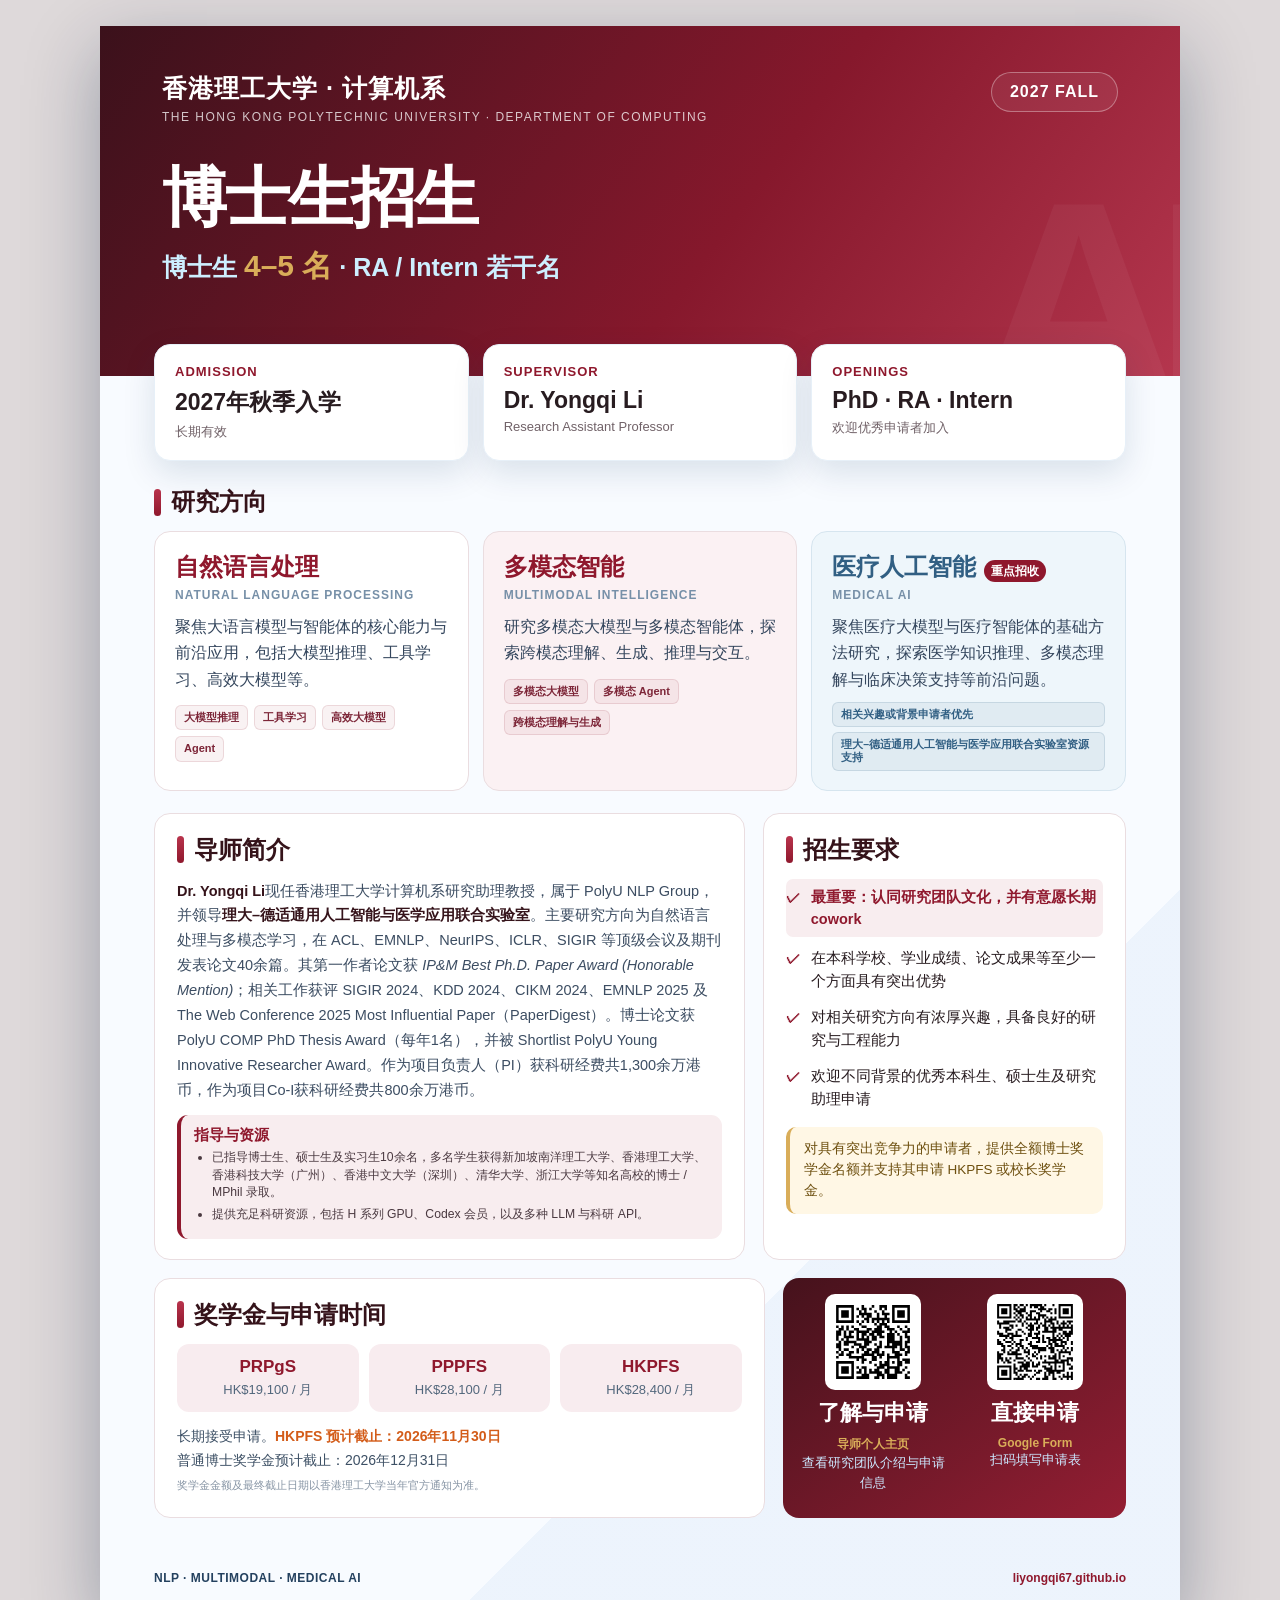
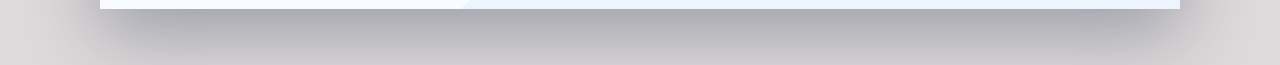
<file: recruitment/2027-fall.html>
<!doctype html>
<html lang="zh-CN">
<head>
  <meta charset="utf-8">
  <meta name="viewport" content="width=device-width, initial-scale=1">
  <title>香港理工大学计算机系｜2027 Fall 博士生招生</title>
  <style>
    :root{--navy:#35131a;--blue:#8f182d;--cyan:#b9344d;--ice:#f8ecef;--gold:#d9ad59;--ink:#281c20;--muted:#716268;--line:#eadde0}
    *{box-sizing:border-box} body{margin:0;background:#ded9da;color:var(--ink);font-family:"Microsoft YaHei","PingFang SC","Noto Sans SC",Arial,sans-serif}
    .stage{padding:26px 12px 56px;overflow:auto}.poster{width:1080px;min-height:1500px;height:auto;margin:auto;background:#f8fbff;position:relative;overflow:hidden;box-shadow:0 24px 70px #061b3850;display:flex;flex-direction:column}
    .poster:before{content:"";position:absolute;inset:0;background:radial-gradient(circle at 88% 8%,#14c8e92c 0 170px,transparent 171px),linear-gradient(135deg,transparent 0 73%,#0b64cc0c 73% 100%);pointer-events:none}
    .hero{height:350px;padding:46px 62px;background:linear-gradient(126deg,#3b111b 0%,#86182c 58%,#b5364e 100%);color:#fff;position:relative;overflow:hidden}
    .hero:after{content:"AI";position:absolute;right:-24px;bottom:-94px;font:bold 290px Arial;color:#ffffff0b;letter-spacing:-30px}
    .brand{display:flex;justify-content:space-between;align-items:flex-start;position:relative;z-index:1}.brand-cn{font-size:25px;font-weight:800;letter-spacing:1px}.brand-en{font-size:12px;letter-spacing:1.5px;opacity:.76;margin-top:5px}.year{border:1px solid #ffffff55;border-radius:999px;padding:10px 18px;font-weight:800;background:#ffffff10;letter-spacing:1px}
    h1{font-size:65px;line-height:1.05;margin:40px 0 14px;letter-spacing:-2px;position:relative;z-index:1}.hero-sub{font-size:25px;font-weight:600;color:#cdefff;position:relative;z-index:1}.hero-sub strong{color:var(--gold);font-size:30px}
    .content{padding:30px 54px 40px;position:relative;flex:1}.quick{display:grid;grid-template-columns:1fr 1fr 1fr;gap:14px;margin-top:-62px;position:relative;z-index:2}.quick-card{min-height:108px;background:#fff;border-radius:16px;padding:19px 20px;box-shadow:0 12px 32px #072c5a20;border:1px solid #e7f0f8}.quick-label{font-size:13px;color:var(--blue);font-weight:800;letter-spacing:1px;text-transform:uppercase}.quick-value{font-size:23px;font-weight:900;margin-top:8px}.quick-note{font-size:13px;color:var(--muted);margin-top:5px}
    .section{margin-top:25px}.section-title{display:flex;align-items:center;gap:10px;font-size:24px;font-weight:900;color:var(--navy);margin-bottom:13px}.section-title:before{content:"";width:7px;height:27px;border-radius:4px;background:linear-gradient(var(--cyan),var(--blue))}.directions{display:grid;grid-template-columns:repeat(3,1fr);gap:14px}.direction{border-radius:16px;padding:19px 20px;min-height:152px;background:#fff;border:1px solid var(--line)}.direction:nth-child(2){background:#fbf1f3}.direction:nth-child(3){background:#eef6fb;border-color:#d6e5ef}.direction h3{font-size:24px;margin:0 0 5px;color:var(--blue)}.direction .en{font-size:12px;color:#7790a8;font-weight:800;letter-spacing:1px;text-transform:uppercase}.direction p{font-size:16px;line-height:1.65;margin:12px 0 0;color:#34465d}.topic-tags{display:flex;flex-wrap:wrap;gap:6px;margin-top:12px}.topic-tags span{padding:5px 8px;border-radius:6px;background:#8f182d0e;border:1px solid #8f182d20;color:#7d2638;font-size:11px;line-height:1.2;font-weight:750}.direction.med h3{color:#315f83;display:flex;align-items:baseline;gap:8px;white-space:nowrap}.recruit-badge{font-size:12px;line-height:1;padding:5px 7px;border-radius:999px;background:#8f182d;color:#fff;font-weight:800;vertical-align:middle}.med-tags{display:flex;flex-direction:column;align-items:stretch;gap:5px;margin-top:9px}.med-tag{display:block;padding:5px 8px;border-radius:6px;background:#315f8312;border:1px solid #315f8326;color:#315f83;font-size:10.5px;line-height:1.25;font-weight:750}
.requirements .culture{color:#8f182d;font-weight:900;background:#f8edef;border-radius:7px;padding:7px 7px 7px 25px;margin-bottom:3px}.resource-box{margin-top:12px;padding:11px 13px;border-radius:11px;background:#f8edef;border-left:4px solid var(--blue)}.resource-head{font-size:15px;font-weight:900;color:var(--blue);margin-bottom:4px}.resource-list{margin:0;padding-left:18px}.resource-list li{font-size:12.2px;line-height:1.45;margin:4px 0;color:#4a3940}    .main-grid{display:grid;grid-template-columns:1.35fr .83fr;gap:18px;margin-top:22px}.panel{background:#fff;border:1px solid var(--line);border-radius:16px;padding:20px 22px}.bio{font-size:14.5px;line-height:1.72;color:#3c4d62;margin:0}.bio strong{color:var(--navy)}
    .requirements{margin:0;padding:0;list-style:none}.requirements li{font-size:14.5px;line-height:1.55;padding:7px 0 7px 25px;position:relative}.requirements li:before{content:"✓";position:absolute;left:0;top:7px;color:var(--blue);font-weight:900}.support{margin-top:10px;padding:12px 14px;border-radius:10px;background:#fff7e5;color:#6e5010;font-size:13.5px;line-height:1.55;border-left:4px solid var(--gold)}
    .bottom-grid{display:grid;grid-template-columns:1.28fr .72fr;gap:18px;margin-top:18px}.funding{display:grid;grid-template-columns:repeat(3,1fr);gap:10px}.fund{border-radius:12px;background:var(--ice);padding:13px 12px;text-align:center}.fund b{display:block;font-size:17px;color:var(--blue)}.fund span{display:block;margin-top:4px;font-size:13px;color:#52677c}.deadline{font-size:14px;line-height:1.75;margin-top:12px;color:#3d5065}.deadline strong{color:#d35c19}.disclaimer{font-size:11px;color:#8795a5;margin-top:5px}
    .apply{background:linear-gradient(145deg,#45121c,#941e33);color:#fff;border:0;display:grid;grid-template-columns:1fr 1fr;align-items:start;gap:12px;padding:16px}.method{text-align:center;min-width:0}.apply .qr-wrap{width:96px;height:96px;margin:0 auto 8px;padding:6px}.method h3{margin:0 0 5px;font-size:15px}.method p{font-size:10.5px;line-height:1.35;margin:4px 0;color:#f0dce1}.method a{font-size:11px;display:block}.qr-wrap{background:#fff;border-radius:10px;padding:8px;width:138px;height:138px}.qr-wrap img{width:100%;height:100%;display:block}.apply h3{margin:0 0 8px;font-size:22px}.apply p{font-size:13px;line-height:1.55;color:#cce8ff;margin:0 0 9px}.apply a{color:var(--gold);font-weight:800;font-size:12px;word-break:break-all;text-decoration:none}.scan{font-size:11px;color:#aacbe6;margin-top:7px}
    .footer{position:relative;margin:0 54px 24px;border-top:0;padding-top:13px;display:flex;justify-content:space-between;align-items:center;color:#6b7e92;font-size:12px;flex:0 0 auto}.footer a{color:var(--blue);text-decoration:none;font-weight:700}.tagline{font-weight:800;color:#24415f;letter-spacing:.5px}
    @media(max-width:1120px){.stage{padding:0}.poster{width:100%;box-shadow:none}}@media(max-width:760px){.hero{height:auto;min-height:310px;padding:30px 24px}.brand{gap:18px}.brand-cn{font-size:18px}.brand-en{font-size:9px;letter-spacing:.7px}.year{padding:8px 11px;font-size:12px}h1{font-size:45px;margin-top:35px}.hero-sub{font-size:18px}.hero-sub strong{font-size:22px}.content{padding:24px 18px 34px}.quick{grid-template-columns:1fr;margin-top:-42px}.directions,.main-grid,.bottom-grid{grid-template-columns:1fr}.direction{min-height:auto}.section-title{font-size:21px}.apply{grid-template-columns:1fr 1fr}.footer{margin:0 18px 20px;gap:12px;flex-wrap:wrap}.bio{font-size:14px}.funding{grid-template-columns:1fr 1fr 1fr}}
    @media print{body{background:#fff}.stage{padding:0}.poster{box-shadow:none}}
  </style>
</head>
<body>
<main class="stage">
    <article class="poster" id="poster">
      <header class="hero">
        <div class="brand"><div><div class="brand-cn">香港理工大学 · 计算机系</div><div class="brand-en">THE HONG KONG POLYTECHNIC UNIVERSITY · DEPARTMENT OF COMPUTING</div></div><div class="year">2027 FALL</div></div>
        <h1>博士生招生</h1>
        <div class="hero-sub">博士生 <strong>4–5 名</strong> · RA / Intern 若干名</div>
      </header>
      <div class="content">
        <section class="quick">
          <div class="quick-card"><div class="quick-label">Admission</div><div class="quick-value">2027年秋季入学</div><div class="quick-note">长期有效</div></div>
          <div class="quick-card"><div class="quick-label">Supervisor</div><div class="quick-value">Dr. Yongqi Li</div><div class="quick-note">Research Assistant Professor</div></div>
          <div class="quick-card"><div class="quick-label">Openings</div><div class="quick-value">PhD · RA · Intern</div><div class="quick-note">欢迎优秀申请者加入</div></div>
        </section>

        <section class="section">
          <div class="section-title">研究方向</div>
          <div class="directions">
            <div class="direction"><h3>自然语言处理</h3><div class="en">Natural Language Processing</div><p>聚焦大语言模型与智能体的核心能力与前沿应用，包括大模型推理、工具学习、高效大模型等。</p><div class="topic-tags"><span>大模型推理</span><span>工具学习</span><span>高效大模型</span><span>Agent</span></div></div>
            <div class="direction"><h3>多模态智能</h3><div class="en">Multimodal Intelligence</div><p>研究多模态大模型与多模态智能体，探索跨模态理解、生成、推理与交互。</p><div class="topic-tags"><span>多模态大模型</span><span>多模态 Agent</span><span>跨模态理解与生成</span></div></div>
            <div class="direction med"><h3>医疗人工智能 <span class="recruit-badge">重点招收</span></h3><div class="en">Medical AI</div><p>聚焦医疗大模型与医疗智能体的基础方法研究，探索医学知识推理、多模态理解与临床决策支持等前沿问题。</p><div class="med-tags"><span class="med-tag">相关兴趣或背景申请者优先</span><span class="med-tag">理大–德适通用人工智能与医学应用联合实验室资源支持</span></div></div>
          </div>
        </section>

        <div class="main-grid">
          <section class="panel"><div class="section-title">导师简介</div><p class="bio"><strong>Dr. Yongqi Li</strong>现任香港理工大学计算机系研究助理教授，属于 PolyU NLP Group，并领导<strong>理大–德适通用人工智能与医学应用联合实验室</strong>。主要研究方向为自然语言处理与多模态学习，在 ACL、EMNLP、NeurIPS、ICLR、SIGIR 等顶级会议及期刊发表论文40余篇。其第一作者论文获 <em>IP&amp;M Best Ph.D. Paper Award (Honorable Mention)</em>；相关工作获评 SIGIR 2024、KDD 2024、CIKM 2024、EMNLP 2025 及 The Web Conference 2025 Most Influential Paper（PaperDigest）。博士论文获 PolyU COMP PhD Thesis Award（每年1名），并被 Shortlist PolyU Young Innovative Researcher Award。作为项目负责人（PI）获科研经费共1,300余万港币，作为项目Co-I获科研经费共800余万港币。</p><div class="resource-box"><div class="resource-head">指导与资源</div><ul class="resource-list"><li>已指导博士生、硕士生及实习生10余名，多名学生获得新加坡南洋理工大学、香港理工大学、香港科技大学（广州）、香港中文大学（深圳）、清华大学、浙江大学等知名高校的博士 / MPhil 录取。</li><li>提供充足科研资源，包括 H 系列 GPU、Codex 会员，以及多种 LLM 与科研 API。</li></ul></div></section>
          <section class="panel"><div class="section-title">招生要求</div><ul class="requirements"><li class="culture">最重要：认同研究团队文化，并有意愿长期 cowork</li><li>在本科学校、学业成绩、论文成果等至少一个方面具有突出优势</li><li>对相关研究方向有浓厚兴趣，具备良好的研究与工程能力</li><li>欢迎不同背景的优秀本科生、硕士生及研究助理申请</li></ul><div class="support">对具有突出竞争力的申请者，提供全额博士奖学金名额并支持其申请 HKPFS 或校长奖学金。</div></section>
        </div>

        <div class="bottom-grid">
          <section class="panel"><div class="section-title">奖学金与申请时间</div><div class="funding"><div class="fund"><b>PRPgS</b><span>HK$19,100 / 月</span></div><div class="fund"><b>PPPFS</b><span>HK$28,100 / 月</span></div><div class="fund"><b>HKPFS</b><span>HK$28,400 / 月</span></div></div><div class="deadline">长期接受申请。<strong>HKPFS 预计截止：2026年11月30日</strong><br>普通博士奖学金预计截止：2026年12月31日</div><div class="disclaimer">奖学金金额及最终截止日期以香港理工大学当年官方通知为准。</div></section>
          <section class="panel apply"><div class="method"><div class="qr-wrap"><img alt="李永祺导师主页二维码" src="[data-uri]"></div><h3>了解与申请</h3><a href="https://liyongqi67.github.io/" target="_blank" rel="noopener">导师个人主页</a><p>查看研究团队介绍与申请信息</p></div><div class="method"><div class="qr-wrap"><img alt="Google Form 申请二维码" src="[data-uri]"></div><h3>直接申请</h3><a href="https://docs.google.com/forms/d/115_-SafJIjO_rqsUxLsIG0l2rPCyzAguagZvmbQ4vFg" target="_blank" rel="noopener">Google Form</a><p>扫码填写申请表</p></div></section>
        </div>
      </div>
      <footer class="footer"><span class="tagline">NLP · MULTIMODAL · MEDICAL AI</span><a href="https://liyongqi67.github.io/" target="_blank">liyongqi67.github.io</a></footer>
    </article>
  </main>
</body>
</html>
</file>
<file: files/liyongqi.css>
HTML {
	FONT-SIZE: 100%; BACKGROUND: #fff; -MS-TEXT-SIZE-ADJUST: 100%; -webkit-text-size-adjust: 100%
}
BODY {
	FONT-SIZE: 15px; FONT-FAMILY: Georgia; COLOR: #222; MARGIN: 0px
}
#header {
	BACKGROUND: #0a2245; MARGIN: 0px auto;
}
#footer {
	BACKGROUND: #0a2245; MARGIN: 0px auto; HEIGHT: 100px; VERTICAL-ALIGN: bottom
}
#content {
	BACKGROUND: #white; PADDING-BOTTOM: 50px; PADDING-TOP: 20px; PADDING-LEFT: 50px; MARGIN: 0px auto; PADDING-RIGHT: 50px; WIDTH: 927px
}
H1 {
	FONT-SIZE: 30px; MARGIN: 0px; DISPLAY: inline
}
H2 {
	FONT-SIZE: 20px; PADDING-TOP: 15px; display:inline-block;   
}
H3 {
	DISPLAY: bold
}
P {
	MARGIN: 10px 40px 10px 10px
}
TABLE {
	MARGIN-BOTTOM: 10px; FONT-SIZE: 13px; BORDER-COLLAPSE: collapse; TEXT-ALIGN: left; WIDTH: 680px; BACKGROUND-COLOR: #f6fbfe
}
.title {
	FONT-WEIGHT: bold
}
TABLE A {
	COLOR: black; TEXT-DECORATION: none
}
.easylink {
	COLOR: black; TEXT-DECORATION: none
}
TD {
	PADDING-BOTTOM: 1px; PADDING-TOP: 3px; PADDING-LEFT: 5px; PADDING-RIGHT: 5px
}
.left {
	FONT-SIZE: 10px; TEXT-ALIGN: center; WIDTH: 25px; BACKGROUND-COLOR: #e2eff9
}

a:link {
color:#483D8B;
text-decoration:none;
}
a:visited {
color:#483D8B;
text-decoration:none;
}
a:hover {
color:#000000;
text-decoration:none;
}
a:active {
color:#FFFFFF;
text-decoration:none;
}

IMG {
	BORDER-LEFT-WIDTH: 0px; BORDER-RIGHT-WIDTH: 0px; VERTICAL-ALIGN: middle; BORDER-BOTTOM-WIDTH: 0px; -MS-INTERPOLATION-MODE: bicubic; BORDER-TOP-WIDTH: 0px
}
#profile {
	FLOAT: left; CLEAR: both
}
#intro {
	FLOAT: left; CLEAR: both
}
#papers {
	FLOAT: left; CLEAR: both
}
#left {
	FLOAT: left; WIDTH: 705px
}
#right {
	FLOAT: right; MARGIN: 16px -5px 0px 6px
}
.thumbnail {
	BORDER-TOP: #ddd 1px solid; BORDER-RIGHT: #ddd 1px solid; BORDER-BOTTOM: #ddd 1px solid; PADDING-BOTTOM: 4px; PADDING-TOP: 4px; PADDING-LEFT: 4px; BORDER-LEFT: #ddd 1px solid; DISPLAY: block; LINE-HEIGHT: 1; PADDING-RIGHT: 4px; -webkit-border-radius: 4px; -moz-border-radius: 4px; border-radius: 4px; -webkit-box-shadow: 0 1px 1px rgba(0,0,0,0.075); -moz-box-shadow: 0 1px 1px rgba(0,0,0,0.075); box-shadow: 0 1px 1px rgba(0,0,0,0.075)
}
A.thumbnail:hover {
	BORDER-TOP-COLOR: #0088cc; BORDER-BOTTOM-COLOR: #0088cc; BORDER-RIGHT-COLOR: #0088cc; BORDER-LEFT-COLOR: #0088cc; -webkit-box-shadow: 0 1px 4px rgba(0,105,214,0.25); -moz-box-shadow: 0 1px 4px rgba(0,105,214,0.25); box-shadow: 0 1px 4px rgba(0,105,214,0.25)
}
.thumbnail > IMG {
	MARGIN-LEFT: auto; DISPLAY: block; MARGIN-RIGHT: auto
}
#news {
	FONT-SIZE: 13pt; BACKGROUND: #eee; FLOAT: right; PADDING-BOTTOM: 15px; PADDING-TOP: 0px; PADDING-LEFT: 10px; PADDING-RIGHT: 10px; MARGIN-TOP: 0px; WIDTH: 200px
}
#news .easylink {
	FONT-SIZE: 0.8em; FONT-WEIGHT: normal
}
.inbox {
	PADDING-BOTTOM: 7px; MARGIN-TOP: 5px
}

.student-note {
	FONT-SIZE: 12px;
	COLOR: #666;
	LINE-HEIGHT: 1.5;
	DISPLAY: block;
	MAX-WIDTH: 650px;
	MARGIN: 6px 0px 6px 0px;
	PADDING: 7px 10px;
	BACKGROUND-COLOR: #f7f9fb;
	BORDER-LEFT: 3px solid #c7d5e2
}


.student-section-heading {
	FONT-SIZE: 17px;
	FONT-FAMILY: Georgia, serif;
	FONT-WEIGHT: bold;
	COLOR: #000
}
.student-subheading {
	FONT-SIZE: 14px;
	FONT-WEIGHT: bold
}
</file>
